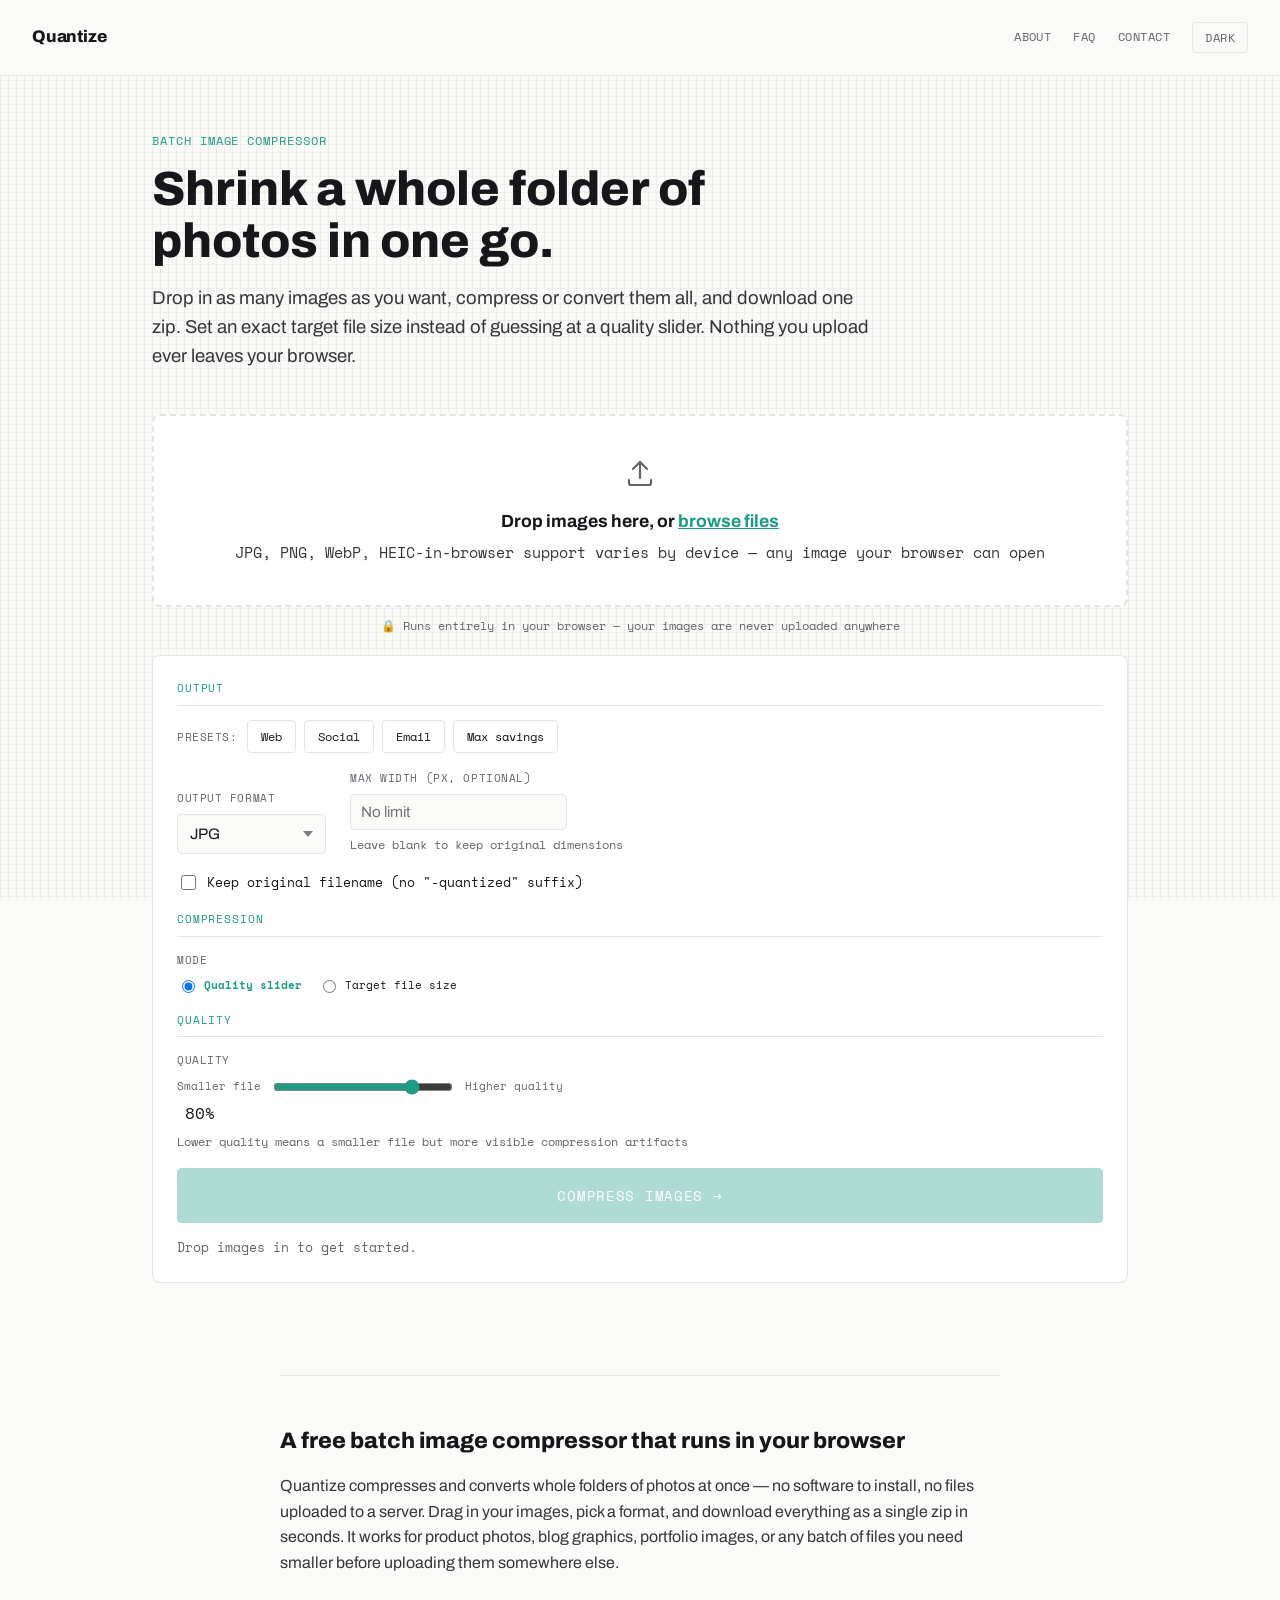
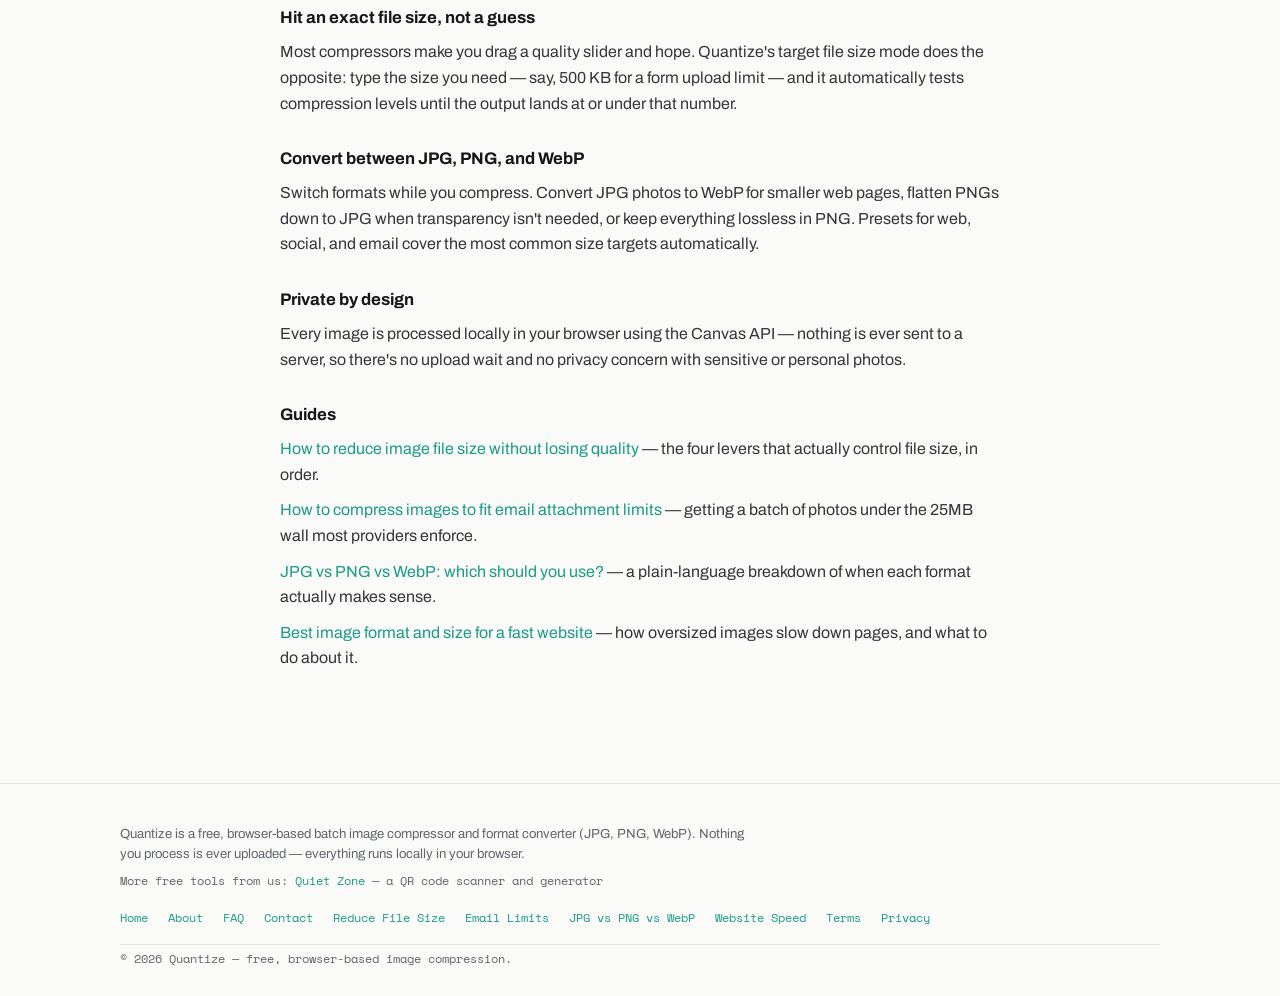
<file: index.html>
<!DOCTYPE html>
<html lang="en">
<head>
<meta charset="UTF-8">
<meta name="viewport" content="width=device-width, initial-scale=1">
<!-- Google tag (gtag.js) -->
<script async src="https://www.googletagmanager.com/gtag/js?id=G-Q3MKYL0ENC"></script>
<script>
  window.dataLayer = window.dataLayer || [];
  function gtag(){dataLayer.push(arguments);}
  gtag('js', new Date());
  gtag('config', 'G-Q3MKYL0ENC');
</script>
<meta name="google-adsense-account" content="ca-pub-8828337552440063">
<script>
(function(){
  try {
    var saved = localStorage.getItem('quantize-theme');
    var theme = saved || (window.matchMedia('(prefers-color-scheme: dark)').matches ? 'dark' : 'light');
    document.documentElement.setAttribute('data-theme', theme);
  } catch (e) {}
})();
</script>
<title>Quantize — Compress, resize, and convert images in bulk</title>
<meta name="description" content="Drop in a batch of images, compress them all, and download one zip. Hit an exact target size, or convert between JPG, WebP, and PNG.">
<meta property="og:type" content="website">
<meta property="og:url" content="https://quantizeapp.com/">
<link rel="canonical" href="https://quantizeapp.com/">
<meta property="og:title" content="Quantize — Compress, resize, and convert images in bulk">
<meta property="og:description" content="Drop in a batch of images, compress them all, and download one zip. Hit an exact target file size automatically, or convert between JPG, WebP, and PNG.">
<meta property="og:image" content="https://quantizeapp.com/quantize-og.png">
<meta property="og:image:width" content="1200">
<meta property="og:image:height" content="630">
<meta property="og:site_name" content="Quantize">
<meta property="og:locale" content="en_US">
<meta name="twitter:card" content="summary_large_image">
<meta name="twitter:title" content="Quantize — Compress, resize, and convert images in bulk">
<meta name="twitter:description" content="Drop in a batch of images, compress them all, and download one zip. Hit an exact target file size automatically, or convert between JPG, WebP, and PNG.">
<meta name="twitter:image" content="https://quantizeapp.com/quantize-og.png">
<meta name="robots" content="index, follow">
<link rel="icon" href="data:image/svg+xml,<svg xmlns='http://www.w3.org/2000/svg' viewBox='0 0 40 40'><rect width='40' height='40' fill='%23FAFAF9'/><rect x='6' y='6' width='12' height='12' fill='%23E4572E'/><rect x='22' y='22' width='12' height='12' fill='%231B9C85'/></svg>">
<link rel="preconnect" href="https://fonts.googleapis.com">
<link href="https://fonts.googleapis.com/css2?family=Archivo:wght@400;700;800&family=Space+Mono:wght@400;700&display=swap" rel="stylesheet">
<link rel="stylesheet" href="quantize-styles.css">
<script type="application/ld+json">
{
  "@context": "https://schema.org",
  "@type": "SoftwareApplication",
  "name": "Quantize",
  "url": "https://quantizeapp.com/",
  "applicationCategory": "MultimediaApplication",
  "operatingSystem": "Any (runs in browser)",
  "description": "A free, browser-based batch image compressor and converter. Drop in a folder of JPG, PNG, or WebP images, compress or convert them all at once, and download a single zip. Includes a target-file-size mode that automatically finds the compression level needed to hit an exact size.",
  "offers": {
    "@type": "Offer",
    "price": "0",
    "priceCurrency": "USD"
  },
  "featureList": [
    "Batch compress and convert JPG, PNG, and WebP images",
    "Target file size mode — automatically hits a chosen KB/MB target",
    "Runs entirely client-side, no uploads to a server",
    "Download results as a single zip"
  ]
}
</script>
</head>
<body>

<header class="nav">
  <a href="index.html" class="wordmark">Quantize</a>
  <nav class="nav-links">
    <a href="quantize-about.html">About</a>
    <a href="quantize-faq.html">FAQ</a>
    <a href="quantize-contact.html">Contact</a>
    <button id="themeToggle" class="theme-toggle" aria-label="Switch to dark theme">Dark</button>
  </nav>
</header>

<main>
  <section class="hero">
    <p class="eyebrow">Batch image compressor</p>
    <h1>Shrink a whole folder of photos in one go.</h1>
    <p class="lead">Drop in as many images as you want, compress or convert them all, and download one zip. Set an exact target file size instead of guessing at a quality slider. Nothing you upload ever leaves your browser.</p>
  </section>

  <section class="tool">
    <div class="drop-zone" id="dropZone" tabindex="0" role="button" aria-label="Drop images here or press Enter to browse files">
      <svg class="upload-icon" width="34" height="34" viewBox="0 0 34 34" fill="none" xmlns="http://www.w3.org/2000/svg" aria-hidden="true">
        <path d="M17 22V6M17 6L10 13M17 6L24 13" stroke="currentColor" stroke-width="2.2" stroke-linecap="round" stroke-linejoin="round"/>
        <path d="M6 24V27C6 28.1046 6.89543 29 8 29H26C27.1046 29 28 28.1046 28 27V24" stroke="currentColor" stroke-width="2.2" stroke-linecap="round" stroke-linejoin="round"/>
      </svg>
      <p class="big" id="dropZoneHeadline">Drop images here, or <span class="browse-link">browse files</span></p>
      <p>JPG, PNG, WebP, HEIC-in-browser support varies by device — any image your browser can open</p>
      <input type="file" id="fileInput" accept="image/*" multiple hidden>
    </div>
    <p class="privacy-badge">🔒 Runs entirely in your browser — your images are never uploaded anywhere</p>
    <p class="upload-error" id="uploadError" hidden></p>

    <div class="preview-bar" id="previewBar">
      <div class="preview-thumbs" id="previewThumbs"></div>
      <p class="preview-count" id="previewCount"></p>
      <span class="upload-confirm" id="uploadConfirm">✓ Added</span>
      <div class="preview-actions">
        <button class="secondary" id="addMoreBtn">+ Add more</button>
        <button class="secondary" id="clearAllBtn">Clear all</button>
      </div>
    </div>

    <div class="controls-card">
      <div class="settings-section">
        <p class="section-label">Output</p>
        <div class="preset-row">
          <span class="preset-label">Presets:</span>
          <button type="button" class="preset-btn" data-preset="web">Web</button>
          <button type="button" class="preset-btn" data-preset="social">Social</button>
          <button type="button" class="preset-btn" data-preset="email">Email</button>
          <button type="button" class="preset-btn" data-preset="max">Max savings</button>
        </div>
        <div class="control-row">
          <div class="control-group">
            <label for="formatSelect">Output format</label>
            <select id="formatSelect">
              <option value="jpeg" selected>JPG</option>
              <option value="webp">WebP</option>
              <option value="png">PNG (lossless)</option>
            </select>
          </div>
          <div class="control-group">
            <label for="maxWidthInput">Max width (px, optional)</label>
            <input type="number" id="maxWidthInput" placeholder="No limit" min="1">
            <span class="field-hint">Leave blank to keep original dimensions</span>
          </div>
        </div>
        <label class="checkbox-row">
          <input type="checkbox" id="keepOriginalNameCheckbox">
          Keep original filename (no "-quantized" suffix)
        </label>
        <p class="png-note" id="pngNote" hidden>PNG is lossless — quality and target-size settings don't apply to it.</p>
      </div>

      <div class="settings-section">
        <p class="section-label">Compression</p>
        <div class="control-row">
          <div class="control-group">
            <label>Mode</label>
            <div class="mode-radios">
              <label><input type="radio" name="mode" value="quality" checked> Quality slider</label>
              <label><input type="radio" name="mode" value="target"> Target file size</label>
            </div>
          </div>
        </div>
      </div>

      <div class="settings-section">
        <p class="section-label" id="qualitySectionLabel">Quality</p>
        <div class="control-row" id="qualityGroup">
          <div class="control-group">
            <label for="qualitySlider">Quality</label>
            <div class="slider-row">
              <span class="slider-endlabel">Smaller file</span>
              <input type="range" id="qualitySlider" min="1" max="100" value="80">
              <span class="slider-endlabel">Higher quality</span>
            </div>
            <span id="qualityValueLabel">80%</span>
            <span class="field-hint">Lower quality means a smaller file but more visible compression artifacts</span>
          </div>
        </div>

        <div class="control-row" id="targetGroup" hidden>
          <div class="control-group">
            <label for="targetSizeInput">Target size</label>
            <div class="target-inputs">
              <input type="number" id="targetSizeInput" placeholder="500" min="1">
              <select id="targetUnitSelect">
                <option value="KB" selected>KB</option>
                <option value="MB">MB</option>
              </select>
            </div>
            <span class="field-hint">An attempted maximum, not a guarantee — already-compressed images may land slightly higher</span>
          </div>
        </div>
      </div>

      <div class="cta-block" id="ctaBlock">
        <div class="estimate-box" id="estimateBox" hidden>
          <span class="estimate-label" id="estimateLabel">Estimate</span>
          <div class="estimate-line">
            <span class="estimate-col">
              <span class="estimate-tag">Original</span>
              <span class="estimate-original" id="estimateOriginal">—</span>
            </span>
            <span class="arrow">→</span>
            <span class="estimate-col">
              <span class="estimate-tag">Output</span>
              <span class="estimate-value" id="estimateValue">—</span>
            </span>
          </div>
          <div class="estimate-savings" id="estimateReduction">—</div>
        </div>
        <div class="action-row">
          <button class="primary cta-big" id="processAllBtn" disabled>Compress images →</button>
        </div>
        <p id="summary">Drop images in to get started.</p>
      </div>

      <div class="progress-wrap" id="progressWrap" hidden>
        <div class="progress-track"><div class="progress-fill" id="progressFill"></div></div>
        <p class="progress-status" id="progressStatusText" aria-live="polite">0 / 0 images</p>
        <p class="progress-file" id="progressFileText"></p>
      </div>

      <div class="results-panel" id="resultsPanel" aria-live="polite">
        <p class="results-status">✓ Compression complete</p>
        <div class="results-hero">
          <span class="results-hero-pct" id="resultsPct">0%</span>
          <span class="results-hero-label" id="resultsHeroLabel">smaller</span>
        </div>
        <p class="results-sizes">
          <span class="results-tag">Original</span>
          <span id="resultsOriginal">0 B</span>
          <span class="arrow">→</span>
          <span class="results-tag">Output</span>
          <span class="accent" id="resultsFinal">0 B</span>
        </p>
        <p class="results-saved" id="resultsSaved" hidden></p>
        <p class="results-note" id="resultsNote" hidden></p>
        <p class="results-meta" id="resultsMeta" hidden></p>
        <p class="results-count" id="resultsCountLine" hidden></p>

        <div class="results-preview" id="resultsPreview" hidden>
          <div class="results-preview-col">
            <img id="resultsBeforeImg" alt="Original">
            <span class="compare-label">Original</span>
          </div>
          <div class="results-preview-col">
            <img id="resultsAfterImg" alt="Compressed">
            <span class="compare-label">Compressed</span>
          </div>
        </div>

        <p class="results-download-summary" id="resultsDownloadSummary" hidden>
          <span id="resultsDownloadSummaryText"></span>
          <button type="button" class="copy-btn" id="copyResultInfoBtn">Copy</button>
        </p>

        <button class="secondary" id="tryLowerQualityBtn" hidden>Try lower quality</button>
        <p class="results-ready" id="resultsReady" hidden><span class="results-ready-badge">✓ <span id="resultsReadyText">Ready to download</span></span></p>
        <button class="primary cta-big results-download-btn" id="downloadZipBtn" disabled>Download image →</button>
        <button class="text-link" id="downloadAnywayBtn" hidden>Download compressed version anyway</button>
        <p class="results-settings-recap" id="resultsSettingsRecap"></p>
        <div class="results-secondary">
          <button class="secondary" id="compressAgainBtn">Adjust &amp; compress again →</button>
          <button class="secondary" id="addMoreResultsBtn">Add more images</button>
        </div>
      </div>
    </div>

    <div class="file-list" id="fileList"></div>
    <button class="secondary" id="fileListToggleBtn" hidden></button>
  </section>

  <section class="seo-content">
    <h2>A free batch image compressor that runs in your browser</h2>
    <p>Quantize compresses and converts whole folders of photos at once — no software to install, no files uploaded to a server. Drag in your images, pick a format, and download everything as a single zip in seconds. It works for product photos, blog graphics, portfolio images, or any batch of files you need smaller before uploading them somewhere else.</p>

    <h3>Hit an exact file size, not a guess</h3>
    <p>Most compressors make you drag a quality slider and hope. Quantize's target file size mode does the opposite: type the size you need — say, 500 KB for a form upload limit — and it automatically tests compression levels until the output lands at or under that number.</p>

    <h3>Convert between JPG, PNG, and WebP</h3>
    <p>Switch formats while you compress. Convert JPG photos to WebP for smaller web pages, flatten PNGs down to JPG when transparency isn't needed, or keep everything lossless in PNG. Presets for web, social, and email cover the most common size targets automatically.</p>

    <h3>Private by design</h3>
    <p>Every image is processed locally in your browser using the Canvas API — nothing is ever sent to a server, so there's no upload wait and no privacy concern with sensitive or personal photos.</p>

    <h3>Guides</h3>
    <p><a href="quantize-guide-reduce-file-size.html">How to reduce image file size without losing quality</a> — the four levers that actually control file size, in order.</p>
    <p><a href="quantize-guide-email-attachments.html">How to compress images to fit email attachment limits</a> — getting a batch of photos under the 25MB wall most providers enforce.</p>
    <p><a href="quantize-guide-jpg-vs-png-vs-webp.html">JPG vs PNG vs WebP: which should you use?</a> — a plain-language breakdown of when each format actually makes sense.</p>
    <p><a href="quantize-guide-website-image-speed.html">Best image format and size for a fast website</a> — how oversized images slow down pages, and what to do about it.</p>
  </section>
</main>

<div class="lightbox" id="lightbox" hidden>
  <button class="lightbox-close" id="lightboxClose" aria-label="Close preview">×</button>
  <img id="lightboxImg" alt="Full-size preview">
</div>

<footer>
  <div class="foot-inner">
    <div class="foot-main">
      <p class="foot-about">Quantize is a free, browser-based batch image compressor and format converter (JPG, PNG, WebP). Nothing you process is ever uploaded — everything runs locally in your browser.</p>
      <p class="network-links">More free tools from us: <a href="https://usequietzone.com">Quiet Zone</a> — a QR code scanner and generator</p>
    </div>
    <nav aria-label="Footer">
      <a href="index.html">Home</a>
      <a href="quantize-about.html">About</a>
      <a href="quantize-faq.html">FAQ</a>
      <a href="quantize-contact.html">Contact</a>
      <a href="quantize-guide-reduce-file-size.html">Reduce File Size</a>
      <a href="quantize-guide-email-attachments.html">Email Limits</a>
      <a href="quantize-guide-jpg-vs-png-vs-webp.html">JPG vs PNG vs WebP</a>
      <a href="quantize-guide-website-image-speed.html">Website Speed</a>
      <a href="quantize-terms.html">Terms</a>
      <a href="quantize-privacy.html">Privacy</a>
    </nav>
    <p class="foot-copy">© 2026 Quantize — free, browser-based image compression.</p>
  </div>
</footer>

<script src="quantize-app.js"></script>
<script src="quantize-theme.js"></script>
</body>
</html>
</file>
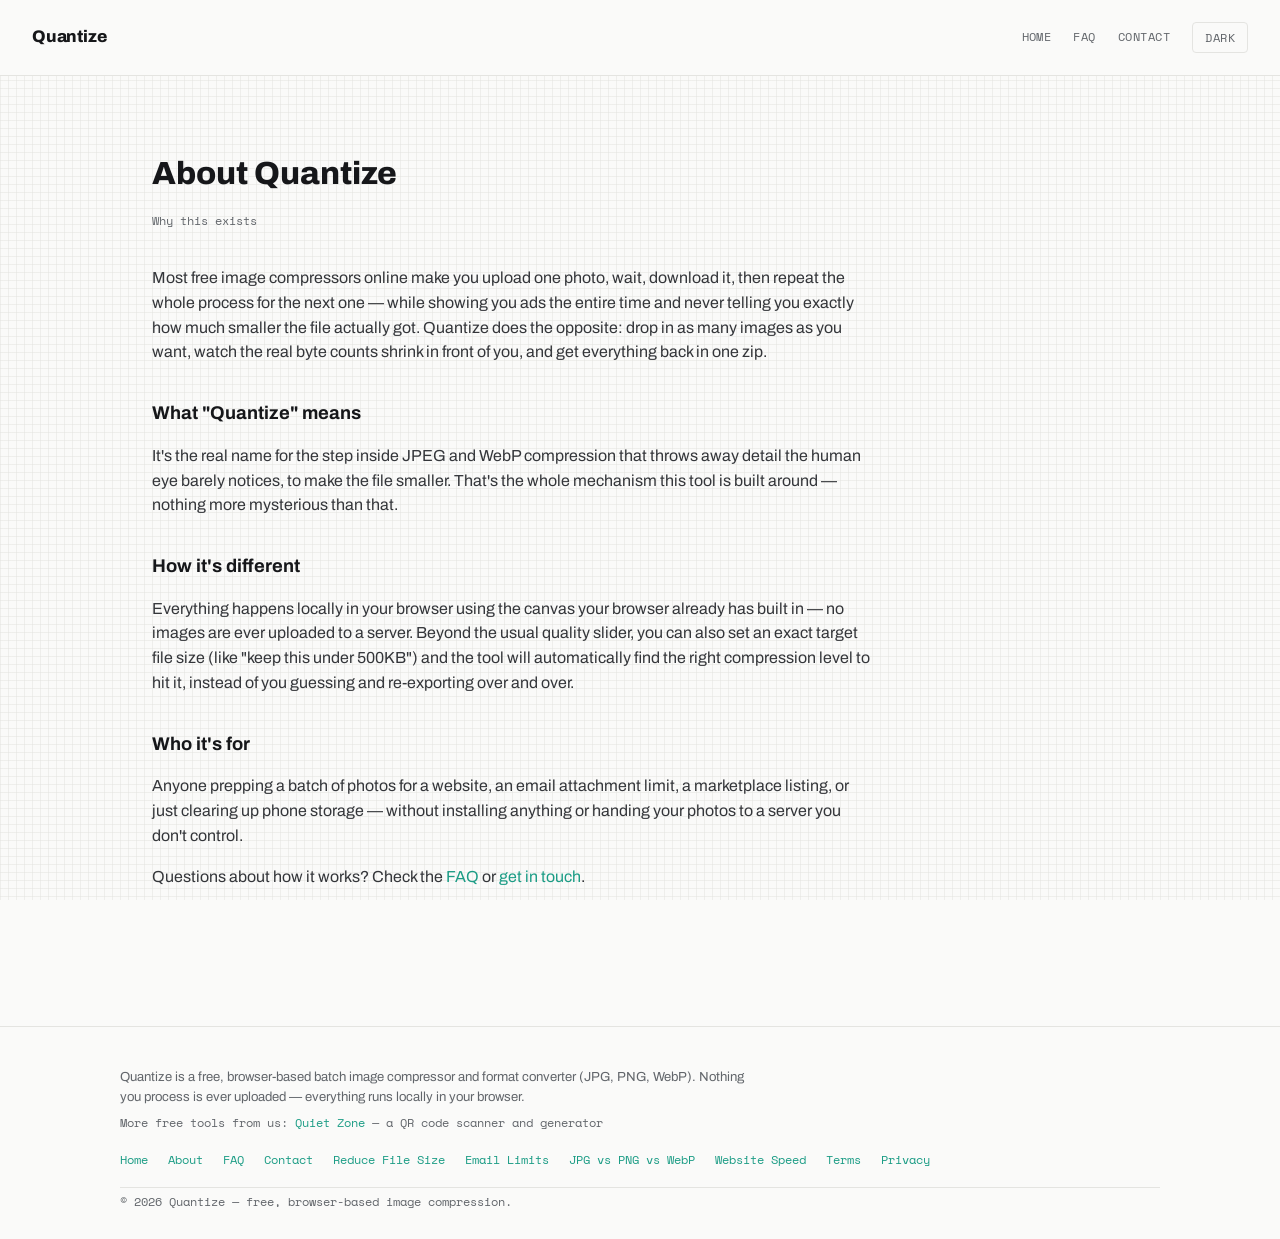
<file: quantize-about.html>
<!DOCTYPE html>
<html lang="en">
<head>
<meta charset="UTF-8">
<meta name="viewport" content="width=device-width, initial-scale=1">
<!-- Google tag (gtag.js) -->
<script async src="https://www.googletagmanager.com/gtag/js?id=G-Q3MKYL0ENC"></script>
<script>
  window.dataLayer = window.dataLayer || [];
  function gtag(){dataLayer.push(arguments);}
  gtag('js', new Date());
  gtag('config', 'G-Q3MKYL0ENC');
</script>
<meta name="google-adsense-account" content="ca-pub-8828337552440063">
<script>
(function(){
  try {
    var saved = localStorage.getItem('quantize-theme');
    var theme = saved || (window.matchMedia('(prefers-color-scheme: dark)').matches ? 'dark' : 'light');
    document.documentElement.setAttribute('data-theme', theme);
  } catch (e) {}
})();
</script>
<title>About — Quantize</title>
<meta name="description" content="Why Quantize exists: a batch image compressor that runs entirely in your browser, with an exact target-size mode.">
<meta property="og:type" content="website">
<meta property="og:url" content="https://quantizeapp.com/quantize-about.html">
<link rel="canonical" href="https://quantizeapp.com/quantize-about.html">
<meta property="og:title" content="About — Quantize">
<meta property="og:description" content="Why Quantize exists: a batch image compressor that runs entirely in your browser, with an exact target-size mode.">
<meta property="og:image" content="https://quantizeapp.com/quantize-og.png">
<meta property="og:site_name" content="Quantize">
<meta property="og:locale" content="en_US">
<meta name="twitter:card" content="summary_large_image">
<meta name="twitter:title" content="About — Quantize">
<meta name="twitter:description" content="Why Quantize exists: a batch image compressor that runs entirely in your browser, with an exact target-size mode.">
<meta name="twitter:image" content="https://quantizeapp.com/quantize-og.png">
<meta name="robots" content="index, follow">
<link rel="preconnect" href="https://fonts.googleapis.com">
<link href="https://fonts.googleapis.com/css2?family=Archivo:wght@400;700;800&family=Space+Mono:wght@400;700&display=swap" rel="stylesheet">
<link rel="stylesheet" href="quantize-styles.css">
</head>
<body>

<header class="nav">
  <a href="index.html" class="wordmark">Quantize</a>
  <nav class="nav-links">
    <a href="index.html">Home</a>
    <a href="quantize-faq.html">FAQ</a>
    <a href="quantize-contact.html">Contact</a>
    <button id="themeToggle" class="theme-toggle" aria-label="Switch to dark theme">Dark</button>
  </nav>
</header>

<main>
  <div class="legal">
    <h1>About Quantize</h1>
    <p class="updated">Why this exists</p>

    <p>Most free image compressors online make you upload one photo, wait, download it, then repeat the whole process for the next one — while showing you ads the entire time and never telling you exactly how much smaller the file actually got. Quantize does the opposite: drop in as many images as you want, watch the real byte counts shrink in front of you, and get everything back in one zip.</p>

    <h2>What "Quantize" means</h2>
    <p>It's the real name for the step inside JPEG and WebP compression that throws away detail the human eye barely notices, to make the file smaller. That's the whole mechanism this tool is built around — nothing more mysterious than that.</p>

    <h2>How it's different</h2>
    <p>Everything happens locally in your browser using the canvas your browser already has built in — no images are ever uploaded to a server. Beyond the usual quality slider, you can also set an exact target file size (like "keep this under 500KB") and the tool will automatically find the right compression level to hit it, instead of you guessing and re-exporting over and over.</p>

    <h2>Who it's for</h2>
    <p>Anyone prepping a batch of photos for a website, an email attachment limit, a marketplace listing, or just clearing up phone storage — without installing anything or handing your photos to a server you don't control.</p>

    <p>Questions about how it works? Check the <a href="quantize-faq.html">FAQ</a> or <a href="quantize-contact.html">get in touch</a>.</p>
  </div>
</main>

<footer>
  <div class="foot-inner">
    <div class="foot-main">
      <p class="foot-about">Quantize is a free, browser-based batch image compressor and format converter (JPG, PNG, WebP). Nothing you process is ever uploaded — everything runs locally in your browser.</p>
      <p class="network-links">More free tools from us: <a href="https://usequietzone.com">Quiet Zone</a> — a QR code scanner and generator</p>
    </div>
    <nav aria-label="Footer">
      <a href="index.html">Home</a>
      <a href="quantize-about.html">About</a>
      <a href="quantize-faq.html">FAQ</a>
      <a href="quantize-contact.html">Contact</a>
      <a href="quantize-guide-reduce-file-size.html">Reduce File Size</a>
      <a href="quantize-guide-email-attachments.html">Email Limits</a>
      <a href="quantize-guide-jpg-vs-png-vs-webp.html">JPG vs PNG vs WebP</a>
      <a href="quantize-guide-website-image-speed.html">Website Speed</a>
      <a href="quantize-terms.html">Terms</a>
      <a href="quantize-privacy.html">Privacy</a>
    </nav>
    <p class="foot-copy">© 2026 Quantize — free, browser-based image compression.</p>
  </div>
</footer>

<script src="quantize-theme.js"></script>
</body>
</html>
</file>
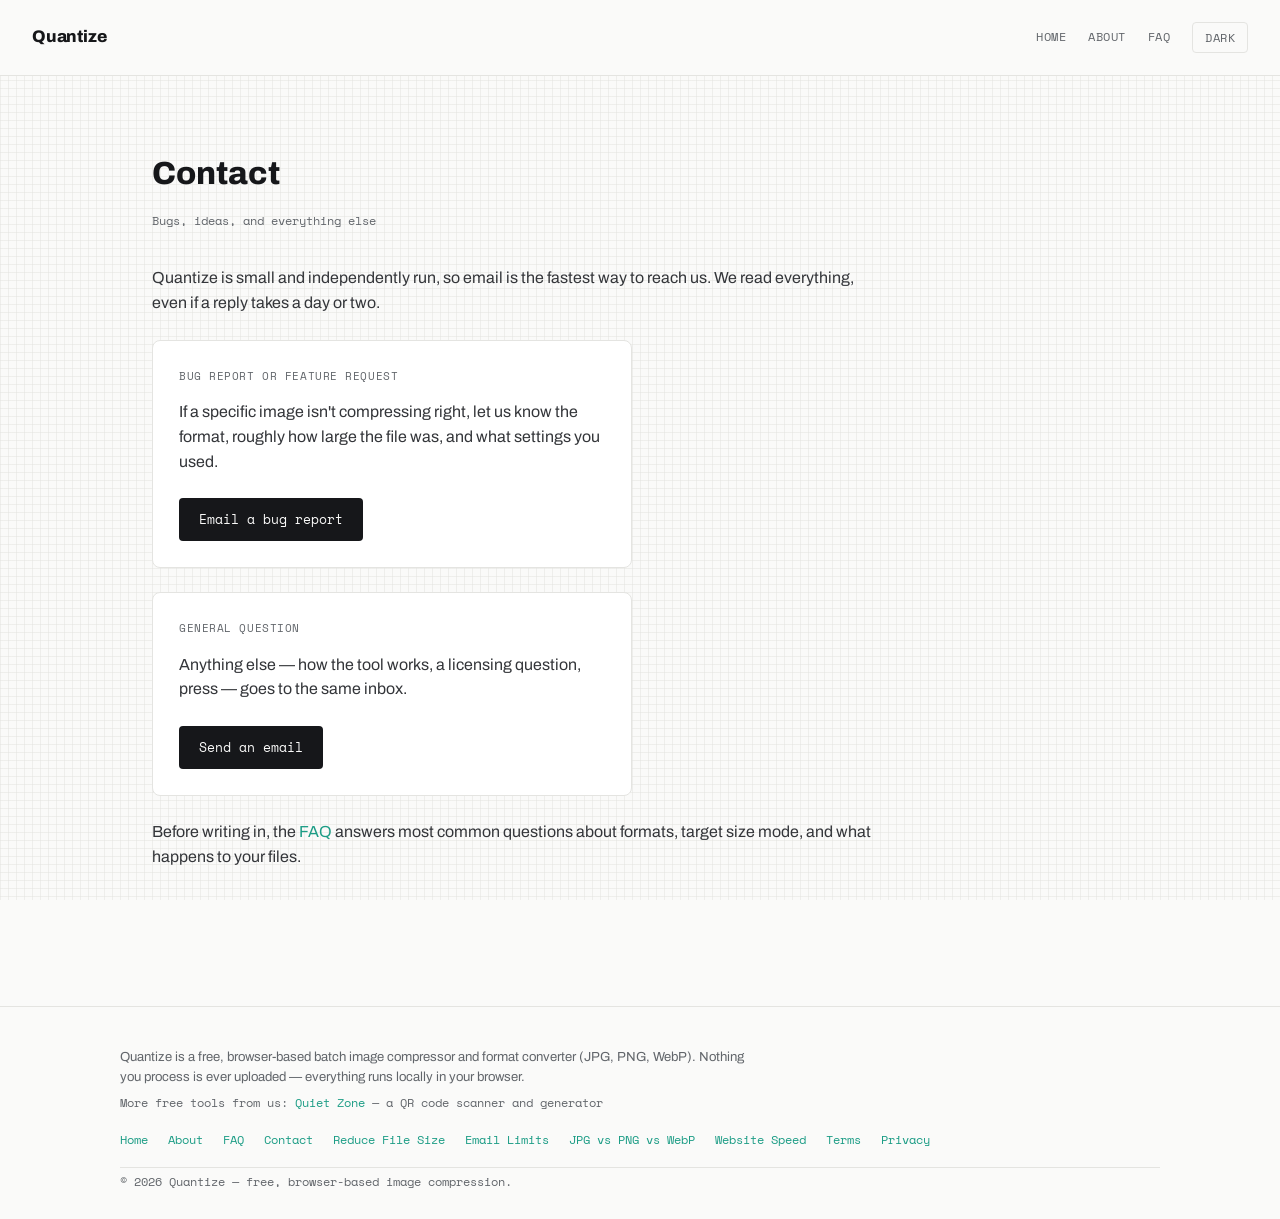
<file: quantize-contact.html>
<!DOCTYPE html>
<html lang="en">
<head>
<meta charset="UTF-8">
<meta name="viewport" content="width=device-width, initial-scale=1">
<!-- Google tag (gtag.js) -->
<script async src="https://www.googletagmanager.com/gtag/js?id=G-Q3MKYL0ENC"></script>
<script>
  window.dataLayer = window.dataLayer || [];
  function gtag(){dataLayer.push(arguments);}
  gtag('js', new Date());
  gtag('config', 'G-Q3MKYL0ENC');
</script>
<meta name="google-adsense-account" content="ca-pub-8828337552440063">
<script>
(function(){
  try {
    var saved = localStorage.getItem('quantize-theme');
    var theme = saved || (window.matchMedia('(prefers-color-scheme: dark)').matches ? 'dark' : 'light');
    document.documentElement.setAttribute('data-theme', theme);
  } catch (e) {}
})();
</script>
<title>Contact — Quantize</title>
<meta name="description" content="Get in touch with Quantize for bug reports, feature requests, or general questions.">
<meta property="og:type" content="website">
<meta property="og:url" content="https://quantizeapp.com/quantize-contact.html">
<link rel="canonical" href="https://quantizeapp.com/quantize-contact.html">
<meta property="og:title" content="Contact — Quantize">
<meta property="og:description" content="Get in touch with Quantize for bug reports, feature requests, or general questions.">
<meta property="og:image" content="https://quantizeapp.com/quantize-og.png">
<meta property="og:site_name" content="Quantize">
<meta property="og:locale" content="en_US">
<meta name="twitter:card" content="summary_large_image">
<meta name="twitter:title" content="Contact — Quantize">
<meta name="twitter:description" content="Get in touch with Quantize for bug reports, feature requests, or general questions.">
<meta name="twitter:image" content="https://quantizeapp.com/quantize-og.png">
<meta name="robots" content="index, follow">
<link rel="preconnect" href="https://fonts.googleapis.com">
<link href="https://fonts.googleapis.com/css2?family=Archivo:wght@400;700;800&family=Space+Mono:wght@400;700&display=swap" rel="stylesheet">
<link rel="stylesheet" href="quantize-styles.css">
</head>
<body>

<header class="nav">
  <a href="index.html" class="wordmark">Quantize</a>
  <nav class="nav-links">
    <a href="index.html">Home</a>
    <a href="quantize-about.html">About</a>
    <a href="quantize-faq.html">FAQ</a>
    <button id="themeToggle" class="theme-toggle" aria-label="Switch to dark theme">Dark</button>
  </nav>
</header>

<main>
  <div class="legal">
    <h1>Contact</h1>
    <p class="updated">Bugs, ideas, and everything else</p>

    <p>Quantize is small and independently run, so email is the fastest way to reach us. We read everything, even if a reply takes a day or two.</p>

    <div class="contact-card">
      <p class="kind">Bug report or feature request</p>
      <p>If a specific image isn't compressing right, let us know the format, roughly how large the file was, and what settings you used.</p>
      <a class="mail-btn" href="mailto:hello@quantizeapp.io?subject=Bug%20report">Email a bug report</a>
    </div>

    <div class="contact-card">
      <p class="kind">General question</p>
      <p>Anything else — how the tool works, a licensing question, press — goes to the same inbox.</p>
      <a class="mail-btn" href="mailto:hello@quantizeapp.io">Send an email</a>
    </div>

    <p>Before writing in, the <a href="quantize-faq.html">FAQ</a> answers most common questions about formats, target size mode, and what happens to your files.</p>
  </div>
</main>

<footer>
  <div class="foot-inner">
    <div class="foot-main">
      <p class="foot-about">Quantize is a free, browser-based batch image compressor and format converter (JPG, PNG, WebP). Nothing you process is ever uploaded — everything runs locally in your browser.</p>
      <p class="network-links">More free tools from us: <a href="https://usequietzone.com">Quiet Zone</a> — a QR code scanner and generator</p>
    </div>
    <nav aria-label="Footer">
      <a href="index.html">Home</a>
      <a href="quantize-about.html">About</a>
      <a href="quantize-faq.html">FAQ</a>
      <a href="quantize-contact.html">Contact</a>
      <a href="quantize-guide-reduce-file-size.html">Reduce File Size</a>
      <a href="quantize-guide-email-attachments.html">Email Limits</a>
      <a href="quantize-guide-jpg-vs-png-vs-webp.html">JPG vs PNG vs WebP</a>
      <a href="quantize-guide-website-image-speed.html">Website Speed</a>
      <a href="quantize-terms.html">Terms</a>
      <a href="quantize-privacy.html">Privacy</a>
    </nav>
    <p class="foot-copy">© 2026 Quantize — free, browser-based image compression.</p>
  </div>
</footer>

<script src="quantize-theme.js"></script>
</body>
</html>
</file>
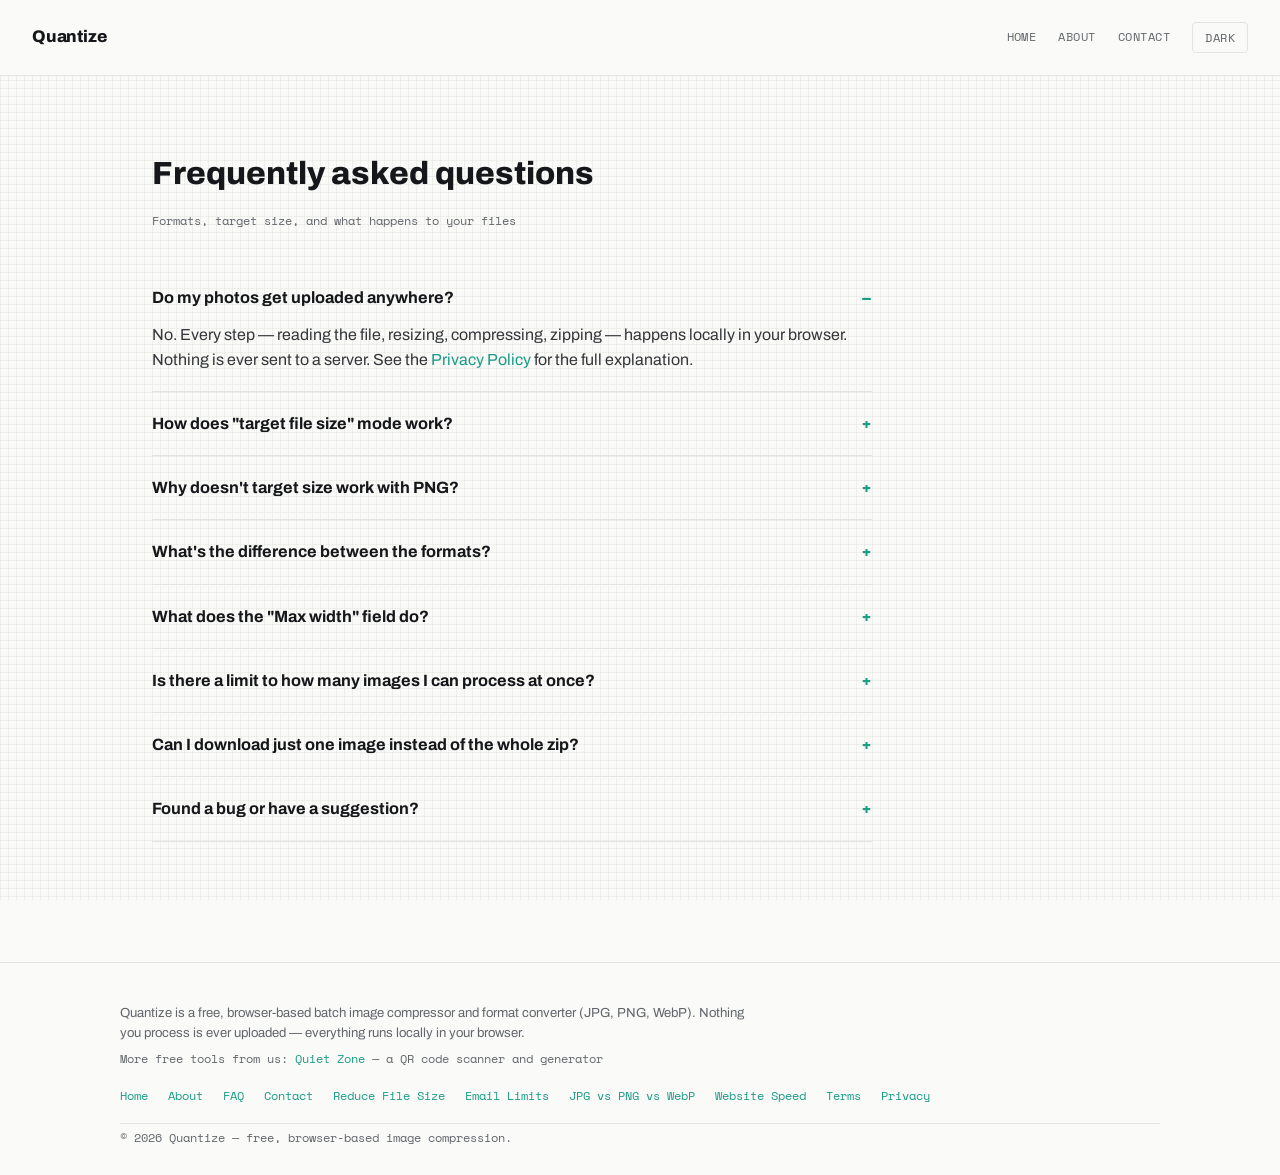
<file: quantize-faq.html>
<!DOCTYPE html>
<html lang="en">
<head>
<meta charset="UTF-8">
<meta name="viewport" content="width=device-width, initial-scale=1">
<!-- Google tag (gtag.js) -->
<script async src="https://www.googletagmanager.com/gtag/js?id=G-Q3MKYL0ENC"></script>
<script>
  window.dataLayer = window.dataLayer || [];
  function gtag(){dataLayer.push(arguments);}
  gtag('js', new Date());
  gtag('config', 'G-Q3MKYL0ENC');
</script>
<meta name="google-adsense-account" content="ca-pub-8828337552440063">
<script>
(function(){
  try {
    var saved = localStorage.getItem('quantize-theme');
    var theme = saved || (window.matchMedia('(prefers-color-scheme: dark)').matches ? 'dark' : 'light');
    document.documentElement.setAttribute('data-theme', theme);
  } catch (e) {}
})();
</script>
<title>FAQ — Quantize</title>
<meta name="description" content="Answers about batch compression, target file size mode, formats, and what happens to your photos.">
<meta property="og:type" content="website">
<meta property="og:url" content="https://quantizeapp.com/quantize-faq.html">
<link rel="canonical" href="https://quantizeapp.com/quantize-faq.html">
<meta property="og:title" content="FAQ — Quantize">
<meta property="og:description" content="Answers about batch compression, target file size mode, formats, and what happens to your photos.">
<meta property="og:image" content="https://quantizeapp.com/quantize-og.png">
<meta property="og:site_name" content="Quantize">
<meta property="og:locale" content="en_US">
<meta name="twitter:card" content="summary_large_image">
<meta name="twitter:title" content="FAQ — Quantize">
<meta name="twitter:description" content="Answers about batch compression, target file size mode, formats, and what happens to your photos.">
<meta name="twitter:image" content="https://quantizeapp.com/quantize-og.png">
<meta name="robots" content="index, follow">
<link rel="preconnect" href="https://fonts.googleapis.com">
<link href="https://fonts.googleapis.com/css2?family=Archivo:wght@400;700;800&family=Space+Mono:wght@400;700&display=swap" rel="stylesheet">
<link rel="stylesheet" href="quantize-styles.css">
<script type="application/ld+json">
{
  "@context": "https://schema.org",
  "@type": "FAQPage",
  "mainEntity": [
    {
      "@type": "Question",
      "name": "Do my photos get uploaded anywhere?",
      "acceptedAnswer": { "@type": "Answer", "text": "No. Every step — reading the file, resizing, compressing, zipping — happens locally in your browser. Nothing is ever sent to a server." }
    },
    {
      "@type": "Question",
      "name": "How does target file size mode work?",
      "acceptedAnswer": { "@type": "Answer", "text": "You type in a size like 500 KB and Quantize automatically tests different compression levels until it finds one that lands at or just under that size." }
    },
    {
      "@type": "Question",
      "name": "Why doesn't target size work with PNG?",
      "acceptedAnswer": { "@type": "Answer", "text": "PNG is a lossless format with no quality setting to adjust, so there's no compression level to search through. Try WebP for a smaller file at similar quality." }
    },
    {
      "@type": "Question",
      "name": "What's the difference between JPG, PNG, and WebP?",
      "acceptedAnswer": { "@type": "Answer", "text": "JPG is the most compatible and compresses photos well but has no transparency. PNG is lossless with transparency but larger for photos. WebP usually gives the smallest file for a given quality and supports transparency." }
    },
    {
      "@type": "Question",
      "name": "What does the Max width field do?",
      "acceptedAnswer": { "@type": "Answer", "text": "Any image wider than that value gets scaled down proportionally before compression, which is often the single biggest lever for reducing file size." }
    },
    {
      "@type": "Question",
      "name": "Is there a limit to how many images I can process at once?",
      "acceptedAnswer": { "@type": "Answer", "text": "No hard limit, but very large batches take longer since everything is processed on your device rather than a server." }
    },
    {
      "@type": "Question",
      "name": "Can I download just one image instead of the whole zip?",
      "acceptedAnswer": { "@type": "Answer", "text": "Yes — every processed image has its own Download button in the file list, in addition to the Download all zip option." }
    }
  ]
}
</script>
</head>
<body>

<header class="nav">
  <a href="index.html" class="wordmark">Quantize</a>
  <nav class="nav-links">
    <a href="index.html">Home</a>
    <a href="quantize-about.html">About</a>
    <a href="quantize-contact.html">Contact</a>
    <button id="themeToggle" class="theme-toggle" aria-label="Switch to dark theme">Dark</button>
  </nav>
</header>

<main>
  <div class="legal">
    <h1>Frequently asked questions</h1>
    <p class="updated">Formats, target size, and what happens to your files</p>

    <details class="faq-item" open>
      <summary>Do my photos get uploaded anywhere?</summary>
      <p>No. Every step — reading the file, resizing, compressing, zipping — happens locally in your browser. Nothing is ever sent to a server. See the <a href="quantize-privacy.html">Privacy Policy</a> for the full explanation.</p>
    </details>

    <details class="faq-item">
      <summary>How does "target file size" mode work?</summary>
      <p>Instead of picking a quality percentage and hoping, you type in a size like "500 KB" and Quantize automatically tests different compression levels until it finds one that lands at or just under that size. It's the same manual trial-and-error you'd otherwise do by hand, just automated.</p>
    </details>

    <details class="faq-item">
      <summary>Why doesn't target size work with PNG?</summary>
      <p>PNG is a lossless format — it doesn't have a quality setting to adjust, so there's no compression level to search through. For PNG, file size depends mainly on the image's resolution and complexity. If you need a specific file size with PNG-like quality, try WebP instead, which supports both lossless and lossy modes at a much smaller size.</p>
    </details>

    <details class="faq-item">
      <summary>What's the difference between the formats?</summary>
      <p>JPG is the most universally compatible and compresses photos well, but doesn't support transparency. PNG is lossless and supports transparency, but produces larger files for photos. WebP usually gives the smallest file size for a given quality level and supports transparency, but very old software occasionally doesn't support it.</p>
    </details>

    <details class="faq-item">
      <summary>What does the "Max width" field do?</summary>
      <p>If set, any image wider than that value gets scaled down proportionally before compression. This is often the single biggest lever for reducing file size — a smaller image compresses to a much smaller file than a large one, even at the same quality setting.</p>
    </details>

    <details class="faq-item">
      <summary>Is there a limit to how many images I can process at once?</summary>
      <p>No hard limit, but very large batches or very large individual photos will take longer since everything is processed on your device rather than a server. If your browser feels sluggish with a big batch, try processing in smaller groups.</p>
    </details>

    <details class="faq-item">
      <summary>Can I download just one image instead of the whole zip?</summary>
      <p>Yes — every processed image has its own "Download" button in the file list, in addition to the "Download all" zip option.</p>
    </details>

    <details class="faq-item">
      <summary>Found a bug or have a suggestion?</summary>
      <p>See the <a href="quantize-contact.html">Contact</a> page for the fastest way to reach us.</p>
    </details>
  </div>
</main>

<footer>
  <div class="foot-inner">
    <div class="foot-main">
      <p class="foot-about">Quantize is a free, browser-based batch image compressor and format converter (JPG, PNG, WebP). Nothing you process is ever uploaded — everything runs locally in your browser.</p>
      <p class="network-links">More free tools from us: <a href="https://usequietzone.com">Quiet Zone</a> — a QR code scanner and generator</p>
    </div>
    <nav aria-label="Footer">
      <a href="index.html">Home</a>
      <a href="quantize-about.html">About</a>
      <a href="quantize-faq.html">FAQ</a>
      <a href="quantize-contact.html">Contact</a>
      <a href="quantize-guide-reduce-file-size.html">Reduce File Size</a>
      <a href="quantize-guide-email-attachments.html">Email Limits</a>
      <a href="quantize-guide-jpg-vs-png-vs-webp.html">JPG vs PNG vs WebP</a>
      <a href="quantize-guide-website-image-speed.html">Website Speed</a>
      <a href="quantize-terms.html">Terms</a>
      <a href="quantize-privacy.html">Privacy</a>
    </nav>
    <p class="foot-copy">© 2026 Quantize — free, browser-based image compression.</p>
  </div>
</footer>

<script src="quantize-theme.js"></script>
</body>
</html>
</file>
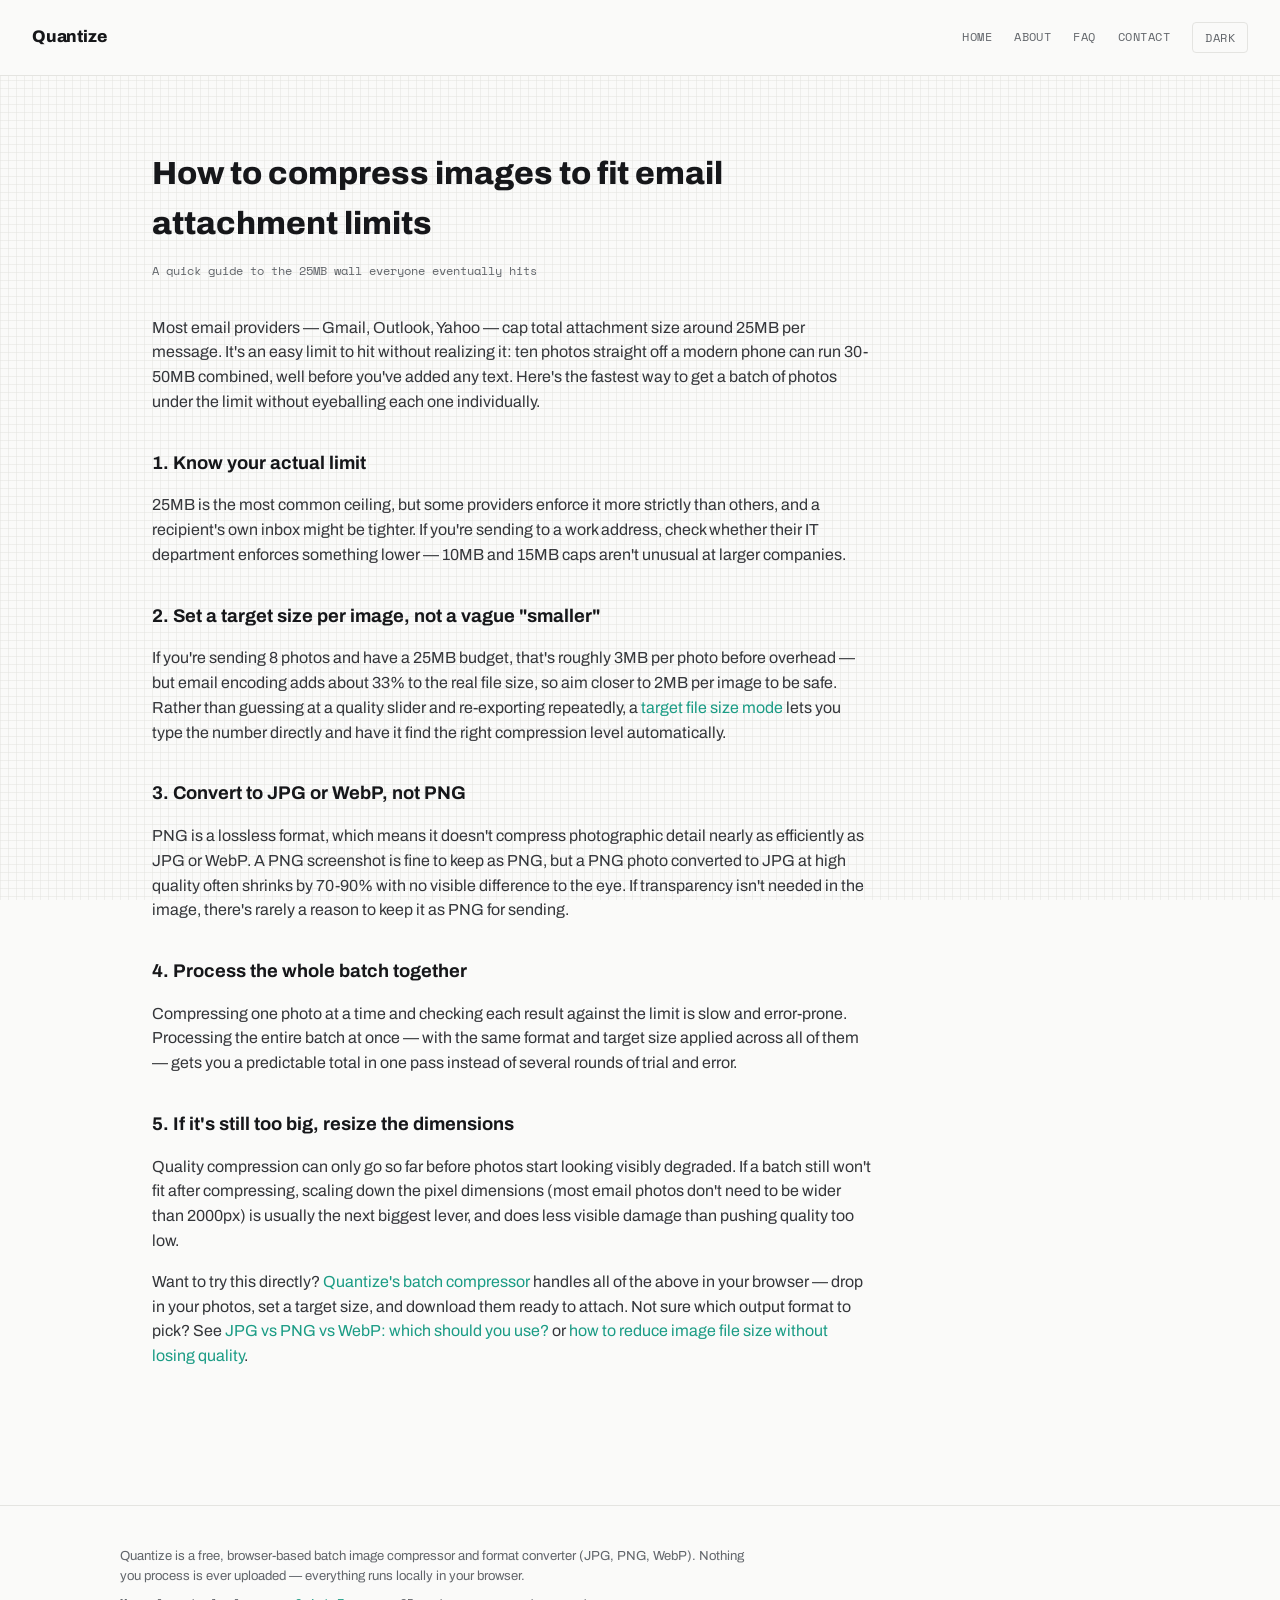
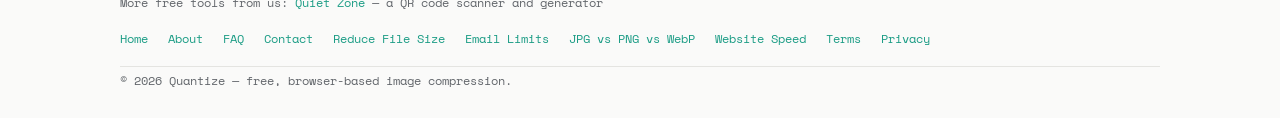
<file: quantize-guide-email-attachments.html>
<!DOCTYPE html>
<html lang="en">
<head>
<meta charset="UTF-8">
<meta name="viewport" content="width=device-width, initial-scale=1">
<!-- Google tag (gtag.js) -->
<script async src="https://www.googletagmanager.com/gtag/js?id=G-Q3MKYL0ENC"></script>
<script>
  window.dataLayer = window.dataLayer || [];
  function gtag(){dataLayer.push(arguments);}
  gtag('js', new Date());
  gtag('config', 'G-Q3MKYL0ENC');
</script>
<meta name="google-adsense-account" content="ca-pub-8828337552440063">
<script>
(function(){
  try {
    var saved = localStorage.getItem('quantize-theme');
    var theme = saved || (window.matchMedia('(prefers-color-scheme: dark)').matches ? 'dark' : 'light');
    document.documentElement.setAttribute('data-theme', theme);
  } catch (e) {}
})();
</script>
<title>Compress Images for Email Attachment Limits — Quantize</title>
<meta name="description" content="Gmail, Outlook, and most providers cap attachments around 25MB. Here's how to get a batch of photos under that limit without losing quality.">
<meta property="og:type" content="article">
<meta property="og:url" content="https://quantizeapp.com/quantize-guide-email-attachments.html">
<link rel="canonical" href="https://quantizeapp.com/quantize-guide-email-attachments.html">
<meta property="og:title" content="How to Compress Images to Fit Email Attachment Limits">
<meta property="og:description" content="Gmail, Outlook, and most providers cap attachments around 25MB. Here's how to get a batch of photos under that limit without losing noticeable quality, in one pass.">
<meta property="og:image" content="https://quantizeapp.com/quantize-og.png">
<meta property="og:site_name" content="Quantize">
<meta property="og:locale" content="en_US">
<meta name="twitter:card" content="summary_large_image">
<meta name="twitter:title" content="How to Compress Images to Fit Email Attachment Limits">
<meta name="twitter:description" content="Gmail, Outlook, and most providers cap attachments around 25MB. Here's how to get a batch of photos under that limit without losing noticeable quality, in one pass.">
<meta name="twitter:image" content="https://quantizeapp.com/quantize-og.png">
<meta name="robots" content="index, follow">
<link rel="preconnect" href="https://fonts.googleapis.com">
<link href="https://fonts.googleapis.com/css2?family=Archivo:wght@400;700;800&family=Space+Mono:wght@400;700&display=swap" rel="stylesheet">
<link rel="stylesheet" href="quantize-styles.css">
<script type="application/ld+json">
{
  "@context": "https://schema.org",
  "@type": "HowTo",
  "name": "How to compress images to fit email attachment limits",
  "description": "Steps to shrink a batch of photos so they fit under Gmail, Outlook, and other providers' attachment size limits.",
  "step": [
    { "@type": "HowToStep", "name": "Know your limit", "text": "Most providers cap attachments around 25MB total, sometimes lower for the recipient's inbox. Check the exact limit if you're unsure." },
    { "@type": "HowToStep", "name": "Set a target size per image", "text": "Divide your limit by the number of photos, then subtract a margin for email overhead. Use a target file size mode to hit that number exactly." },
    { "@type": "HowToStep", "name": "Choose a web-friendly format", "text": "Convert to JPG or WebP rather than keeping PNG, since PNG doesn't compress photos as efficiently." },
    { "@type": "HowToStep", "name": "Compress the whole batch at once", "text": "Process every photo together instead of one at a time so the total fits the limit, not just each individual file." }
  ]
}
</script>
</head>
<body>

<header class="nav">
  <a href="index.html" class="wordmark">Quantize</a>
  <nav class="nav-links">
    <a href="index.html">Home</a>
    <a href="quantize-about.html">About</a>
    <a href="quantize-faq.html">FAQ</a>
    <a href="quantize-contact.html">Contact</a>
    <button id="themeToggle" class="theme-toggle" aria-label="Switch to dark theme">Dark</button>
  </nav>
</header>

<main>
  <div class="legal">
    <h1>How to compress images to fit email attachment limits</h1>
    <p class="updated">A quick guide to the 25MB wall everyone eventually hits</p>

    <p>Most email providers — Gmail, Outlook, Yahoo — cap total attachment size around 25MB per message. It's an easy limit to hit without realizing it: ten photos straight off a modern phone can run 30-50MB combined, well before you've added any text. Here's the fastest way to get a batch of photos under the limit without eyeballing each one individually.</p>

    <h2>1. Know your actual limit</h2>
    <p>25MB is the most common ceiling, but some providers enforce it more strictly than others, and a recipient's own inbox might be tighter. If you're sending to a work address, check whether their IT department enforces something lower — 10MB and 15MB caps aren't unusual at larger companies.</p>

    <h2>2. Set a target size per image, not a vague "smaller"</h2>
    <p>If you're sending 8 photos and have a 25MB budget, that's roughly 3MB per photo before overhead — but email encoding adds about 33% to the real file size, so aim closer to 2MB per image to be safe. Rather than guessing at a quality slider and re-exporting repeatedly, a <a href="index.html">target file size mode</a> lets you type the number directly and have it find the right compression level automatically.</p>

    <h2>3. Convert to JPG or WebP, not PNG</h2>
    <p>PNG is a lossless format, which means it doesn't compress photographic detail nearly as efficiently as JPG or WebP. A PNG screenshot is fine to keep as PNG, but a PNG photo converted to JPG at high quality often shrinks by 70-90% with no visible difference to the eye. If transparency isn't needed in the image, there's rarely a reason to keep it as PNG for sending.</p>

    <h2>4. Process the whole batch together</h2>
    <p>Compressing one photo at a time and checking each result against the limit is slow and error-prone. Processing the entire batch at once — with the same format and target size applied across all of them — gets you a predictable total in one pass instead of several rounds of trial and error.</p>

    <h2>5. If it's still too big, resize the dimensions</h2>
    <p>Quality compression can only go so far before photos start looking visibly degraded. If a batch still won't fit after compressing, scaling down the pixel dimensions (most email photos don't need to be wider than 2000px) is usually the next biggest lever, and does less visible damage than pushing quality too low.</p>

    <p>Want to try this directly? <a href="index.html">Quantize's batch compressor</a> handles all of the above in your browser — drop in your photos, set a target size, and download them ready to attach. Not sure which output format to pick? See <a href="quantize-guide-jpg-vs-png-vs-webp.html">JPG vs PNG vs WebP: which should you use?</a> or <a href="quantize-guide-reduce-file-size.html">how to reduce image file size without losing quality</a>.</p>
  </div>
</main>

<footer>
  <div class="foot-inner">
    <div class="foot-main">
      <p class="foot-about">Quantize is a free, browser-based batch image compressor and format converter (JPG, PNG, WebP). Nothing you process is ever uploaded — everything runs locally in your browser.</p>
      <p class="network-links">More free tools from us: <a href="https://usequietzone.com">Quiet Zone</a> — a QR code scanner and generator</p>
    </div>
    <nav aria-label="Footer">
      <a href="index.html">Home</a>
      <a href="quantize-about.html">About</a>
      <a href="quantize-faq.html">FAQ</a>
      <a href="quantize-contact.html">Contact</a>
      <a href="quantize-guide-reduce-file-size.html">Reduce File Size</a>
      <a href="quantize-guide-email-attachments.html">Email Limits</a>
      <a href="quantize-guide-jpg-vs-png-vs-webp.html">JPG vs PNG vs WebP</a>
      <a href="quantize-guide-website-image-speed.html">Website Speed</a>
      <a href="quantize-terms.html">Terms</a>
      <a href="quantize-privacy.html">Privacy</a>
    </nav>
    <p class="foot-copy">© 2026 Quantize — free, browser-based image compression.</p>
  </div>
</footer>

<script src="quantize-theme.js"></script>
</body>
</html>
</file>
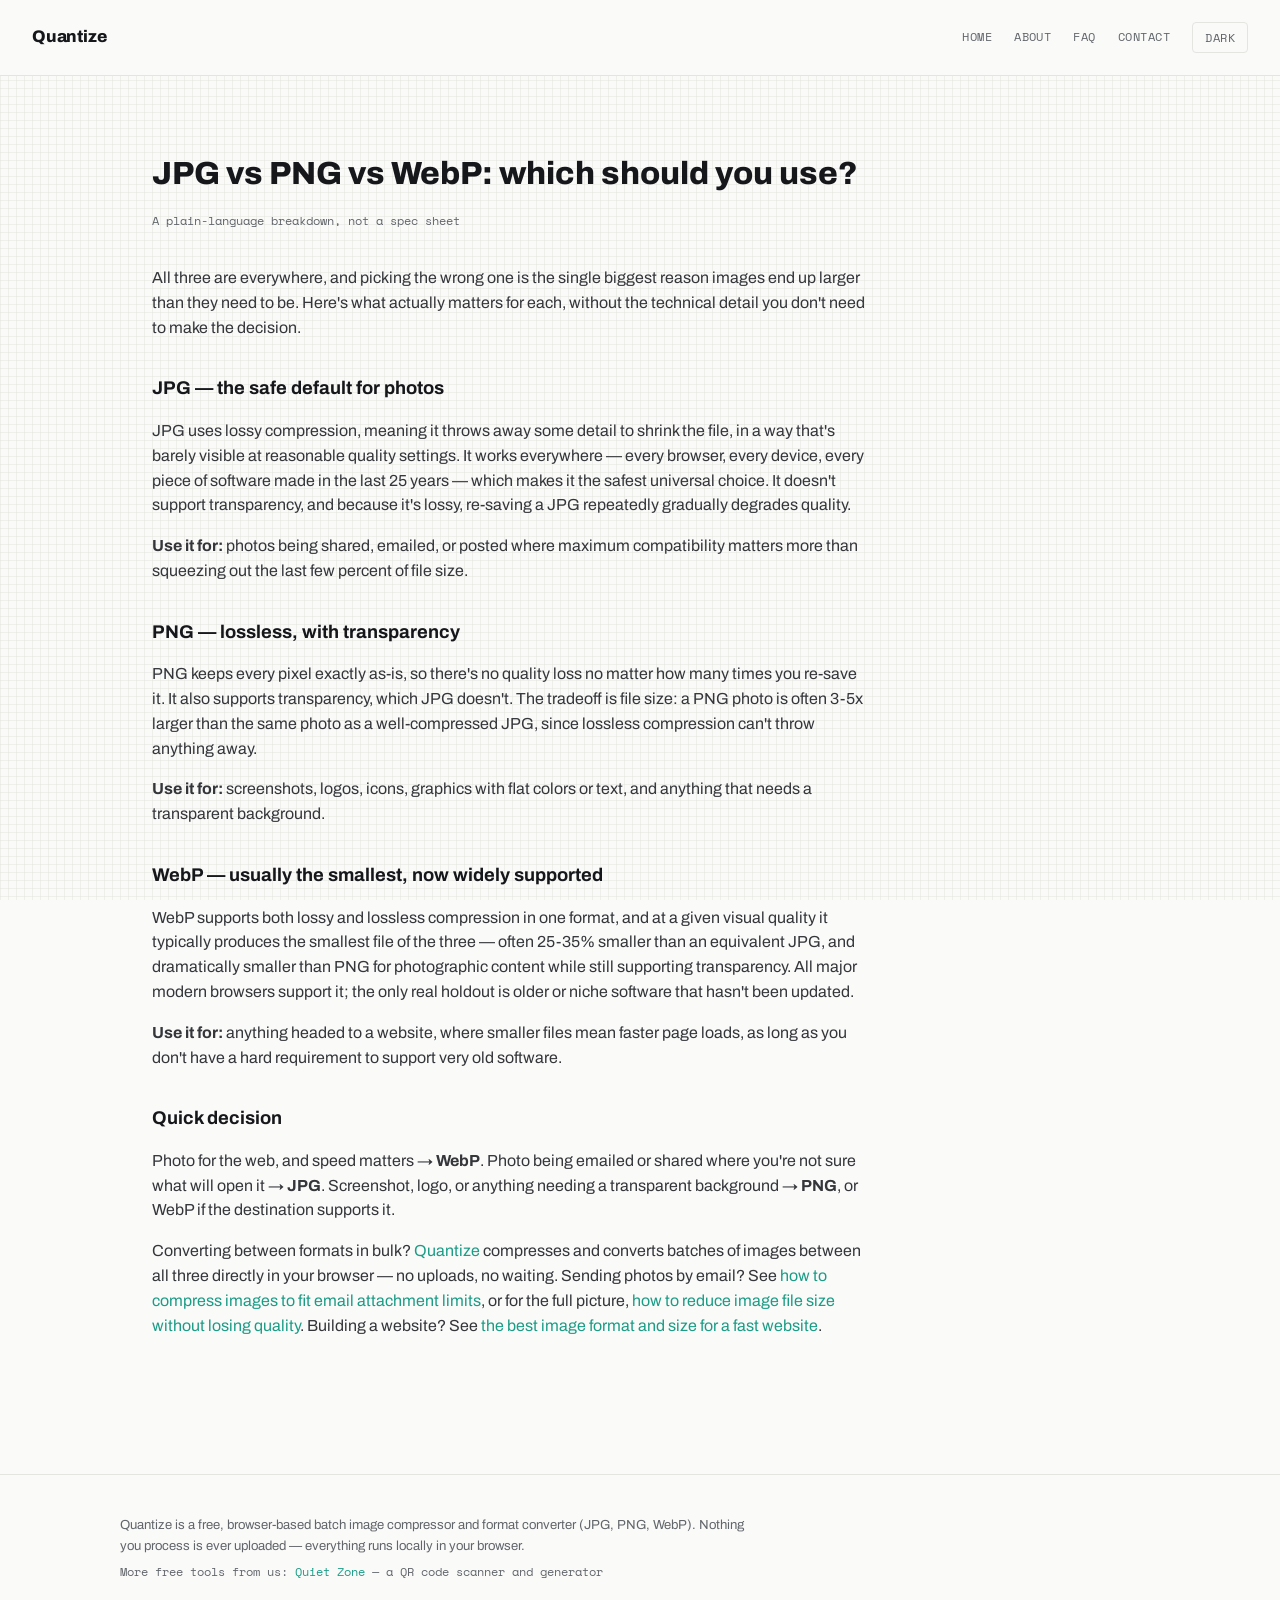
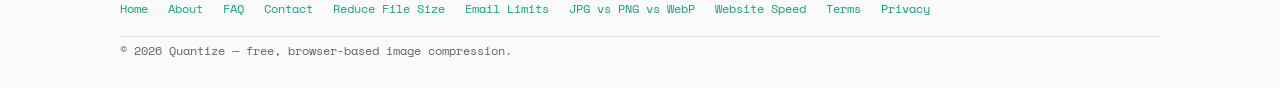
<file: quantize-guide-jpg-vs-png-vs-webp.html>
<!DOCTYPE html>
<html lang="en">
<head>
<meta charset="UTF-8">
<meta name="viewport" content="width=device-width, initial-scale=1">
<!-- Google tag (gtag.js) -->
<script async src="https://www.googletagmanager.com/gtag/js?id=G-Q3MKYL0ENC"></script>
<script>
  window.dataLayer = window.dataLayer || [];
  function gtag(){dataLayer.push(arguments);}
  gtag('js', new Date());
  gtag('config', 'G-Q3MKYL0ENC');
</script>
<meta name="google-adsense-account" content="ca-pub-8828337552440063">
<script>
(function(){
  try {
    var saved = localStorage.getItem('quantize-theme');
    var theme = saved || (window.matchMedia('(prefers-color-scheme: dark)').matches ? 'dark' : 'light');
    document.documentElement.setAttribute('data-theme', theme);
  } catch (e) {}
})();
</script>
<title>JPG vs PNG vs WebP: Which Should You Use? — Quantize</title>
<meta name="description" content="A plain-language breakdown of when to use JPG, PNG, or WebP — file size, transparency, quality loss, and browser support compared.">
<meta property="og:type" content="article">
<meta property="og:url" content="https://quantizeapp.com/quantize-guide-jpg-vs-png-vs-webp.html">
<link rel="canonical" href="https://quantizeapp.com/quantize-guide-jpg-vs-png-vs-webp.html">
<meta property="og:title" content="JPG vs PNG vs WebP: Which Should You Use?">
<meta property="og:description" content="A plain-language breakdown of when to use JPG, PNG, or WebP — file size, transparency, quality loss, and browser support compared.">
<meta property="og:image" content="https://quantizeapp.com/quantize-og.png">
<meta property="og:site_name" content="Quantize">
<meta property="og:locale" content="en_US">
<meta name="twitter:card" content="summary_large_image">
<meta name="twitter:title" content="JPG vs PNG vs WebP: Which Should You Use?">
<meta name="twitter:description" content="A plain-language breakdown of when to use JPG, PNG, or WebP — file size, transparency, quality loss, and browser support compared.">
<meta name="twitter:image" content="https://quantizeapp.com/quantize-og.png">
<meta name="robots" content="index, follow">
<link rel="preconnect" href="https://fonts.googleapis.com">
<link href="https://fonts.googleapis.com/css2?family=Archivo:wght@400;700;800&family=Space+Mono:wght@400;700&display=swap" rel="stylesheet">
<link rel="stylesheet" href="quantize-styles.css">
<script type="application/ld+json">
{
  "@context": "https://schema.org",
  "@type": "FAQPage",
  "mainEntity": [
    {
      "@type": "Question",
      "name": "What's the main difference between JPG, PNG, and WebP?",
      "acceptedAnswer": { "@type": "Answer", "text": "JPG uses lossy compression and is best for photos. PNG is lossless and supports transparency, best for graphics and screenshots. WebP supports both lossy and lossless modes and usually produces the smallest file for a given quality." }
    },
    {
      "@type": "Question",
      "name": "Which format is smallest?",
      "acceptedAnswer": { "@type": "Answer", "text": "WebP is usually the smallest for a given visual quality, often 25-35% smaller than an equivalent JPG and significantly smaller than PNG for photographic content." }
    },
    {
      "@type": "Question",
      "name": "Does WebP work everywhere?",
      "acceptedAnswer": { "@type": "Answer", "text": "All major modern browsers support WebP. The main exception is older or specialized software that hasn't been updated, where JPG remains the safer universal choice." }
    }
  ]
}
</script>
</head>
<body>

<header class="nav">
  <a href="index.html" class="wordmark">Quantize</a>
  <nav class="nav-links">
    <a href="index.html">Home</a>
    <a href="quantize-about.html">About</a>
    <a href="quantize-faq.html">FAQ</a>
    <a href="quantize-contact.html">Contact</a>
    <button id="themeToggle" class="theme-toggle" aria-label="Switch to dark theme">Dark</button>
  </nav>
</header>

<main>
  <div class="legal">
    <h1>JPG vs PNG vs WebP: which should you use?</h1>
    <p class="updated">A plain-language breakdown, not a spec sheet</p>

    <p>All three are everywhere, and picking the wrong one is the single biggest reason images end up larger than they need to be. Here's what actually matters for each, without the technical detail you don't need to make the decision.</p>

    <h2>JPG — the safe default for photos</h2>
    <p>JPG uses lossy compression, meaning it throws away some detail to shrink the file, in a way that's barely visible at reasonable quality settings. It works everywhere — every browser, every device, every piece of software made in the last 25 years — which makes it the safest universal choice. It doesn't support transparency, and because it's lossy, re-saving a JPG repeatedly gradually degrades quality.</p>
    <p><strong>Use it for:</strong> photos being shared, emailed, or posted where maximum compatibility matters more than squeezing out the last few percent of file size.</p>

    <h2>PNG — lossless, with transparency</h2>
    <p>PNG keeps every pixel exactly as-is, so there's no quality loss no matter how many times you re-save it. It also supports transparency, which JPG doesn't. The tradeoff is file size: a PNG photo is often 3-5x larger than the same photo as a well-compressed JPG, since lossless compression can't throw anything away.</p>
    <p><strong>Use it for:</strong> screenshots, logos, icons, graphics with flat colors or text, and anything that needs a transparent background.</p>

    <h2>WebP — usually the smallest, now widely supported</h2>
    <p>WebP supports both lossy and lossless compression in one format, and at a given visual quality it typically produces the smallest file of the three — often 25-35% smaller than an equivalent JPG, and dramatically smaller than PNG for photographic content while still supporting transparency. All major modern browsers support it; the only real holdout is older or niche software that hasn't been updated.</p>
    <p><strong>Use it for:</strong> anything headed to a website, where smaller files mean faster page loads, as long as you don't have a hard requirement to support very old software.</p>

    <h2>Quick decision</h2>
    <p>Photo for the web, and speed matters → <strong>WebP</strong>. Photo being emailed or shared where you're not sure what will open it → <strong>JPG</strong>. Screenshot, logo, or anything needing a transparent background → <strong>PNG</strong>, or WebP if the destination supports it.</p>

    <p>Converting between formats in bulk? <a href="index.html">Quantize</a> compresses and converts batches of images between all three directly in your browser — no uploads, no waiting. Sending photos by email? See <a href="quantize-guide-email-attachments.html">how to compress images to fit email attachment limits</a>, or for the full picture, <a href="quantize-guide-reduce-file-size.html">how to reduce image file size without losing quality</a>. Building a website? See <a href="quantize-guide-website-image-speed.html">the best image format and size for a fast website</a>.</p>
  </div>
</main>

<footer>
  <div class="foot-inner">
    <div class="foot-main">
      <p class="foot-about">Quantize is a free, browser-based batch image compressor and format converter (JPG, PNG, WebP). Nothing you process is ever uploaded — everything runs locally in your browser.</p>
      <p class="network-links">More free tools from us: <a href="https://usequietzone.com">Quiet Zone</a> — a QR code scanner and generator</p>
    </div>
    <nav aria-label="Footer">
      <a href="index.html">Home</a>
      <a href="quantize-about.html">About</a>
      <a href="quantize-faq.html">FAQ</a>
      <a href="quantize-contact.html">Contact</a>
      <a href="quantize-guide-reduce-file-size.html">Reduce File Size</a>
      <a href="quantize-guide-email-attachments.html">Email Limits</a>
      <a href="quantize-guide-jpg-vs-png-vs-webp.html">JPG vs PNG vs WebP</a>
      <a href="quantize-guide-website-image-speed.html">Website Speed</a>
      <a href="quantize-terms.html">Terms</a>
      <a href="quantize-privacy.html">Privacy</a>
    </nav>
    <p class="foot-copy">© 2026 Quantize — free, browser-based image compression.</p>
  </div>
</footer>

<script src="quantize-theme.js"></script>
</body>
</html>
</file>
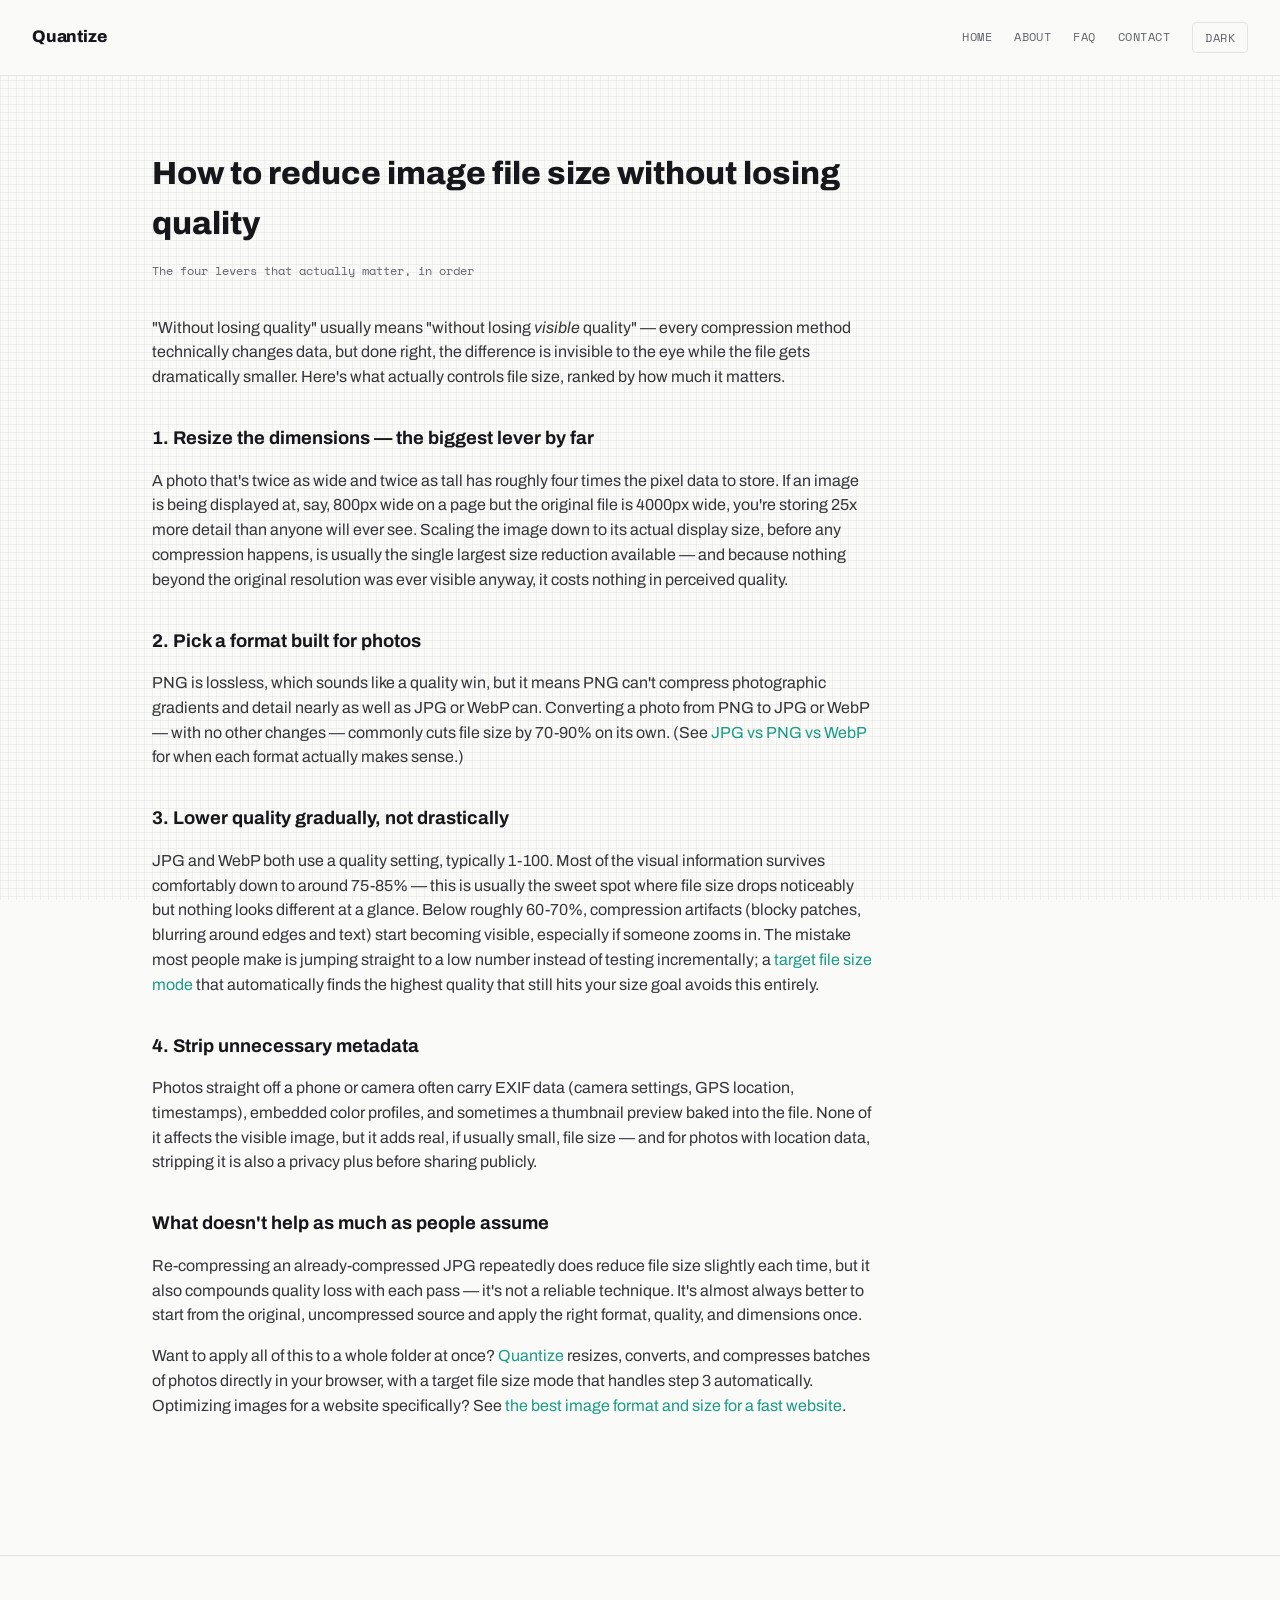
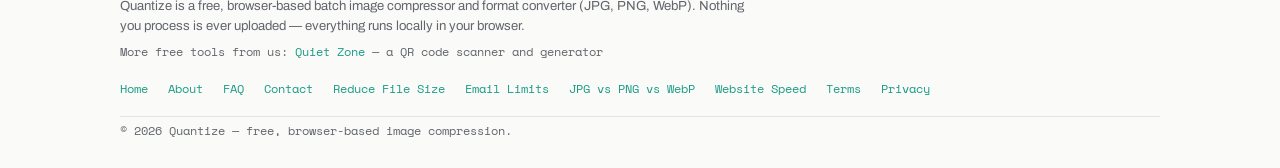
<file: quantize-guide-reduce-file-size.html>
<!DOCTYPE html>
<html lang="en">
<head>
<meta charset="UTF-8">
<meta name="viewport" content="width=device-width, initial-scale=1">
<!-- Google tag (gtag.js) -->
<script async src="https://www.googletagmanager.com/gtag/js?id=G-Q3MKYL0ENC"></script>
<script>
  window.dataLayer = window.dataLayer || [];
  function gtag(){dataLayer.push(arguments);}
  gtag('js', new Date());
  gtag('config', 'G-Q3MKYL0ENC');
</script>
<meta name="google-adsense-account" content="ca-pub-8828337552440063">
<script>
(function(){
  try {
    var saved = localStorage.getItem('quantize-theme');
    var theme = saved || (window.matchMedia('(prefers-color-scheme: dark)').matches ? 'dark' : 'light');
    document.documentElement.setAttribute('data-theme', theme);
  } catch (e) {}
})();
</script>
<title>Reduce Image File Size Without Losing Quality — Quantize</title>
<meta name="description" content="Shrink photos down without visible quality loss. The four things that actually control file size, in the order that matters.">
<meta property="og:type" content="article">
<meta property="og:url" content="https://quantizeapp.com/quantize-guide-reduce-file-size.html">
<link rel="canonical" href="https://quantizeapp.com/quantize-guide-reduce-file-size.html">
<meta property="og:title" content="How to Reduce Image File Size Without Losing Quality">
<meta property="og:description" content="Shrink photos down without visible quality loss. The four things that actually control file size, in the order that matters.">
<meta property="og:image" content="https://quantizeapp.com/quantize-og.png">
<meta property="og:site_name" content="Quantize">
<meta property="og:locale" content="en_US">
<meta name="twitter:card" content="summary_large_image">
<meta name="twitter:title" content="How to Reduce Image File Size Without Losing Quality">
<meta name="twitter:description" content="Shrink photos down without visible quality loss. The four things that actually control file size, in the order that matters.">
<meta name="twitter:image" content="https://quantizeapp.com/quantize-og.png">
<meta name="robots" content="index, follow">
<link rel="preconnect" href="https://fonts.googleapis.com">
<link href="https://fonts.googleapis.com/css2?family=Archivo:wght@400;700;800&family=Space+Mono:wght@400;700&display=swap" rel="stylesheet">
<link rel="stylesheet" href="quantize-styles.css">
<script type="application/ld+json">
{
  "@context": "https://schema.org",
  "@type": "HowTo",
  "name": "How to reduce image file size without losing quality",
  "description": "The four main levers for shrinking a photo's file size while keeping it visually indistinguishable from the original.",
  "step": [
    { "@type": "HowToStep", "name": "Resize the dimensions first", "text": "A photo twice as wide and tall has roughly four times the pixel data. If the image is being displayed smaller than its original resolution, resizing it to the actual display size is the single biggest size reduction available, with zero visible quality loss." },
    { "@type": "HowToStep", "name": "Pick an efficient format", "text": "WebP and JPG compress photographic detail far more efficiently than PNG. Converting a photo from PNG to JPG or WebP alone can cut the file size by 70-90% before any quality setting is touched." },
    { "@type": "HowToStep", "name": "Lower quality gradually, not drastically", "text": "Most of a JPG or WebP's visual quality survives down to roughly 75-85% quality; below that, compression artifacts start becoming visible, especially around edges and text. Drop quality in small steps rather than jumping straight to a low number." },
    { "@type": "HowToStep", "name": "Strip unnecessary metadata", "text": "Camera photos often carry EXIF metadata, color profiles, and thumbnail previews that add a small but real amount of file size without affecting the visible image." }
  ]
}
</script>
</head>
<body>

<header class="nav">
  <a href="index.html" class="wordmark">Quantize</a>
  <nav class="nav-links">
    <a href="index.html">Home</a>
    <a href="quantize-about.html">About</a>
    <a href="quantize-faq.html">FAQ</a>
    <a href="quantize-contact.html">Contact</a>
    <button id="themeToggle" class="theme-toggle" aria-label="Switch to dark theme">Dark</button>
  </nav>
</header>

<main>
  <div class="legal">
    <h1>How to reduce image file size without losing quality</h1>
    <p class="updated">The four levers that actually matter, in order</p>

    <p>"Without losing quality" usually means "without losing <em>visible</em> quality" — every compression method technically changes data, but done right, the difference is invisible to the eye while the file gets dramatically smaller. Here's what actually controls file size, ranked by how much it matters.</p>

    <h2>1. Resize the dimensions — the biggest lever by far</h2>
    <p>A photo that's twice as wide and twice as tall has roughly four times the pixel data to store. If an image is being displayed at, say, 800px wide on a page but the original file is 4000px wide, you're storing 25x more detail than anyone will ever see. Scaling the image down to its actual display size, before any compression happens, is usually the single largest size reduction available — and because nothing beyond the original resolution was ever visible anyway, it costs nothing in perceived quality.</p>

    <h2>2. Pick a format built for photos</h2>
    <p>PNG is lossless, which sounds like a quality win, but it means PNG can't compress photographic gradients and detail nearly as well as JPG or WebP can. Converting a photo from PNG to JPG or WebP — with no other changes — commonly cuts file size by 70-90% on its own. (See <a href="quantize-guide-jpg-vs-png-vs-webp.html">JPG vs PNG vs WebP</a> for when each format actually makes sense.)</p>

    <h2>3. Lower quality gradually, not drastically</h2>
    <p>JPG and WebP both use a quality setting, typically 1-100. Most of the visual information survives comfortably down to around 75-85% — this is usually the sweet spot where file size drops noticeably but nothing looks different at a glance. Below roughly 60-70%, compression artifacts (blocky patches, blurring around edges and text) start becoming visible, especially if someone zooms in. The mistake most people make is jumping straight to a low number instead of testing incrementally; a <a href="index.html">target file size mode</a> that automatically finds the highest quality that still hits your size goal avoids this entirely.</p>

    <h2>4. Strip unnecessary metadata</h2>
    <p>Photos straight off a phone or camera often carry EXIF data (camera settings, GPS location, timestamps), embedded color profiles, and sometimes a thumbnail preview baked into the file. None of it affects the visible image, but it adds real, if usually small, file size — and for photos with location data, stripping it is also a privacy plus before sharing publicly.</p>

    <h2>What doesn't help as much as people assume</h2>
    <p>Re-compressing an already-compressed JPG repeatedly does reduce file size slightly each time, but it also compounds quality loss with each pass — it's not a reliable technique. It's almost always better to start from the original, uncompressed source and apply the right format, quality, and dimensions once.</p>

    <p>Want to apply all of this to a whole folder at once? <a href="index.html">Quantize</a> resizes, converts, and compresses batches of photos directly in your browser, with a target file size mode that handles step 3 automatically. Optimizing images for a website specifically? See <a href="quantize-guide-website-image-speed.html">the best image format and size for a fast website</a>.</p>
  </div>
</main>

<footer>
  <div class="foot-inner">
    <div class="foot-main">
      <p class="foot-about">Quantize is a free, browser-based batch image compressor and format converter (JPG, PNG, WebP). Nothing you process is ever uploaded — everything runs locally in your browser.</p>
      <p class="network-links">More free tools from us: <a href="https://usequietzone.com">Quiet Zone</a> — a QR code scanner and generator</p>
    </div>
    <nav aria-label="Footer">
      <a href="index.html">Home</a>
      <a href="quantize-about.html">About</a>
      <a href="quantize-faq.html">FAQ</a>
      <a href="quantize-contact.html">Contact</a>
      <a href="quantize-guide-reduce-file-size.html">Reduce File Size</a>
      <a href="quantize-guide-email-attachments.html">Email Limits</a>
      <a href="quantize-guide-jpg-vs-png-vs-webp.html">JPG vs PNG vs WebP</a>
      <a href="quantize-guide-website-image-speed.html">Website Speed</a>
      <a href="quantize-terms.html">Terms</a>
      <a href="quantize-privacy.html">Privacy</a>
    </nav>
    <p class="foot-copy">© 2026 Quantize — free, browser-based image compression.</p>
  </div>
</footer>

<script src="quantize-theme.js"></script>
</body>
</html>
</file>
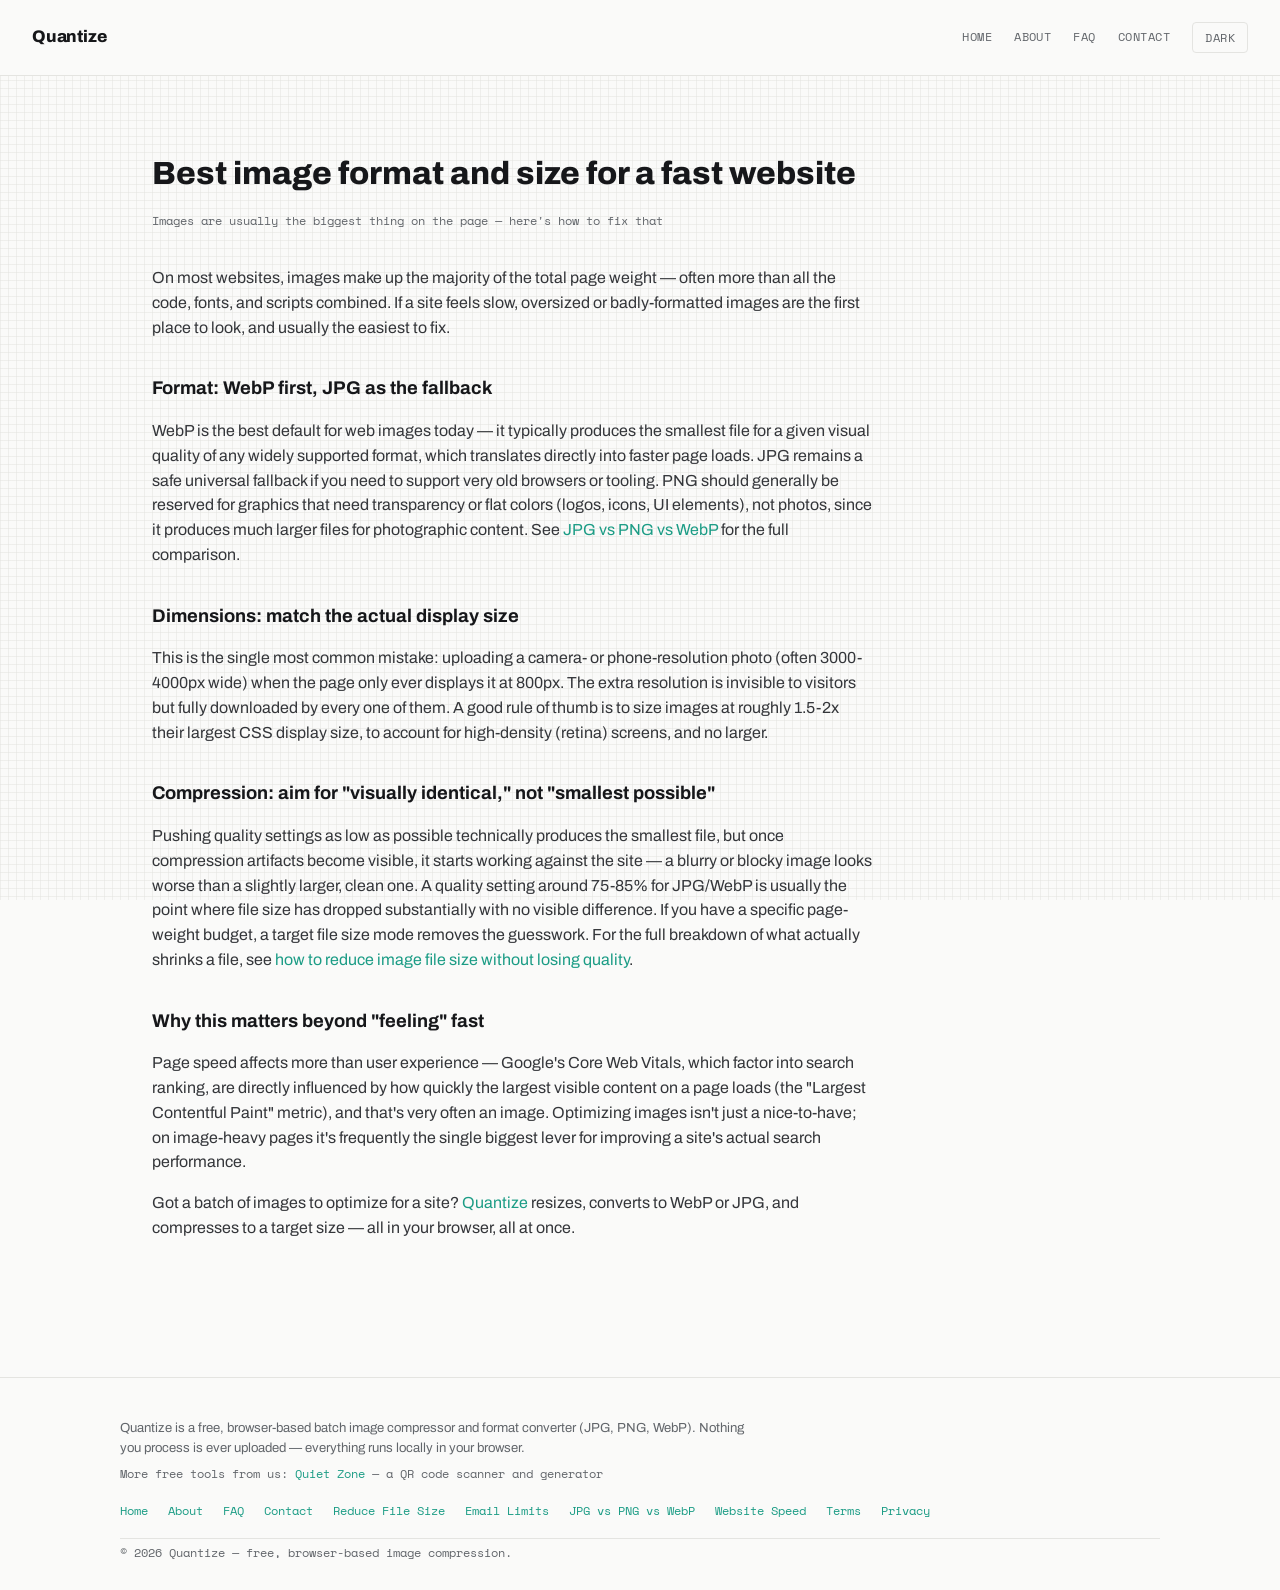
<file: quantize-guide-website-image-speed.html>
<!DOCTYPE html>
<html lang="en">
<head>
<meta charset="UTF-8">
<meta name="viewport" content="width=device-width, initial-scale=1">
<!-- Google tag (gtag.js) -->
<script async src="https://www.googletagmanager.com/gtag/js?id=G-Q3MKYL0ENC"></script>
<script>
  window.dataLayer = window.dataLayer || [];
  function gtag(){dataLayer.push(arguments);}
  gtag('js', new Date());
  gtag('config', 'G-Q3MKYL0ENC');
</script>
<meta name="google-adsense-account" content="ca-pub-8828337552440063">
<script>
(function(){
  try {
    var saved = localStorage.getItem('quantize-theme');
    var theme = saved || (window.matchMedia('(prefers-color-scheme: dark)').matches ? 'dark' : 'light');
    document.documentElement.setAttribute('data-theme', theme);
  } catch (e) {}
})();
</script>
<title>Best Image Format and Size for a Fast Website — Quantize</title>
<meta name="description" content="Large images are the most common cause of a slow website. Here's the format, dimensions, and compression settings that keep pages fast without hurting visuals.">
<meta property="og:type" content="article">
<meta property="og:url" content="https://quantizeapp.com/quantize-guide-website-image-speed.html">
<link rel="canonical" href="https://quantizeapp.com/quantize-guide-website-image-speed.html">
<meta property="og:title" content="Best Image Format and Size for a Fast Website">
<meta property="og:description" content="Large images are the most common cause of a slow website. Here's the format, dimensions, and compression settings that keep pages fast without hurting visuals.">
<meta property="og:image" content="https://quantizeapp.com/quantize-og.png">
<meta property="og:site_name" content="Quantize">
<meta property="og:locale" content="en_US">
<meta name="twitter:card" content="summary_large_image">
<meta name="twitter:title" content="Best Image Format and Size for a Fast Website">
<meta name="twitter:description" content="Large images are the most common cause of a slow website. Here's the format, dimensions, and compression settings that keep pages fast without hurting visuals.">
<meta name="twitter:image" content="https://quantizeapp.com/quantize-og.png">
<meta name="robots" content="index, follow">
<link rel="preconnect" href="https://fonts.googleapis.com">
<link href="https://fonts.googleapis.com/css2?family=Archivo:wght@400;700;800&family=Space+Mono:wght@400;700&display=swap" rel="stylesheet">
<link rel="stylesheet" href="quantize-styles.css">
<script type="application/ld+json">
{
  "@context": "https://schema.org",
  "@type": "FAQPage",
  "mainEntity": [
    {
      "@type": "Question",
      "name": "What's the best image format for website speed?",
      "acceptedAnswer": { "@type": "Answer", "text": "WebP, in most cases. It typically produces the smallest file for a given visual quality among the widely supported formats, which directly reduces page load time." }
    },
    {
      "@type": "Question",
      "name": "What image size should I use on a website?",
      "acceptedAnswer": { "@type": "Answer", "text": "Match the file's pixel dimensions to the largest size it will actually be displayed at, accounting for retina displays (roughly 1.5-2x the CSS display size), rather than uploading camera-resolution originals." }
    },
    {
      "@type": "Question",
      "name": "Do images really affect page speed that much?",
      "acceptedAnswer": { "@type": "Answer", "text": "Yes — images are typically the largest single contributor to total page weight on most websites, and oversized or unoptimized images are one of the most common causes of poor Core Web Vitals scores." }
    }
  ]
}
</script>
</head>
<body>

<header class="nav">
  <a href="index.html" class="wordmark">Quantize</a>
  <nav class="nav-links">
    <a href="index.html">Home</a>
    <a href="quantize-about.html">About</a>
    <a href="quantize-faq.html">FAQ</a>
    <a href="quantize-contact.html">Contact</a>
    <button id="themeToggle" class="theme-toggle" aria-label="Switch to dark theme">Dark</button>
  </nav>
</header>

<main>
  <div class="legal">
    <h1>Best image format and size for a fast website</h1>
    <p class="updated">Images are usually the biggest thing on the page — here's how to fix that</p>

    <p>On most websites, images make up the majority of the total page weight — often more than all the code, fonts, and scripts combined. If a site feels slow, oversized or badly-formatted images are the first place to look, and usually the easiest to fix.</p>

    <h2>Format: WebP first, JPG as the fallback</h2>
    <p>WebP is the best default for web images today — it typically produces the smallest file for a given visual quality of any widely supported format, which translates directly into faster page loads. JPG remains a safe universal fallback if you need to support very old browsers or tooling. PNG should generally be reserved for graphics that need transparency or flat colors (logos, icons, UI elements), not photos, since it produces much larger files for photographic content. See <a href="quantize-guide-jpg-vs-png-vs-webp.html">JPG vs PNG vs WebP</a> for the full comparison.</p>

    <h2>Dimensions: match the actual display size</h2>
    <p>This is the single most common mistake: uploading a camera- or phone-resolution photo (often 3000-4000px wide) when the page only ever displays it at 800px. The extra resolution is invisible to visitors but fully downloaded by every one of them. A good rule of thumb is to size images at roughly 1.5-2x their largest CSS display size, to account for high-density (retina) screens, and no larger.</p>

    <h2>Compression: aim for "visually identical," not "smallest possible"</h2>
    <p>Pushing quality settings as low as possible technically produces the smallest file, but once compression artifacts become visible, it starts working against the site — a blurry or blocky image looks worse than a slightly larger, clean one. A quality setting around 75-85% for JPG/WebP is usually the point where file size has dropped substantially with no visible difference. If you have a specific page-weight budget, a target file size mode removes the guesswork. For the full breakdown of what actually shrinks a file, see <a href="quantize-guide-reduce-file-size.html">how to reduce image file size without losing quality</a>.</p>

    <h2>Why this matters beyond "feeling" fast</h2>
    <p>Page speed affects more than user experience — Google's Core Web Vitals, which factor into search ranking, are directly influenced by how quickly the largest visible content on a page loads (the "Largest Contentful Paint" metric), and that's very often an image. Optimizing images isn't just a nice-to-have; on image-heavy pages it's frequently the single biggest lever for improving a site's actual search performance.</p>

    <p>Got a batch of images to optimize for a site? <a href="index.html">Quantize</a> resizes, converts to WebP or JPG, and compresses to a target size — all in your browser, all at once.</p>
  </div>
</main>

<footer>
  <div class="foot-inner">
    <div class="foot-main">
      <p class="foot-about">Quantize is a free, browser-based batch image compressor and format converter (JPG, PNG, WebP). Nothing you process is ever uploaded — everything runs locally in your browser.</p>
      <p class="network-links">More free tools from us: <a href="https://usequietzone.com">Quiet Zone</a> — a QR code scanner and generator</p>
    </div>
    <nav aria-label="Footer">
      <a href="index.html">Home</a>
      <a href="quantize-about.html">About</a>
      <a href="quantize-faq.html">FAQ</a>
      <a href="quantize-contact.html">Contact</a>
      <a href="quantize-guide-reduce-file-size.html">Reduce File Size</a>
      <a href="quantize-guide-email-attachments.html">Email Limits</a>
      <a href="quantize-guide-jpg-vs-png-vs-webp.html">JPG vs PNG vs WebP</a>
      <a href="quantize-guide-website-image-speed.html">Website Speed</a>
      <a href="quantize-terms.html">Terms</a>
      <a href="quantize-privacy.html">Privacy</a>
    </nav>
    <p class="foot-copy">© 2026 Quantize — free, browser-based image compression.</p>
  </div>
</footer>

<script src="quantize-theme.js"></script>
</body>
</html>
</file>
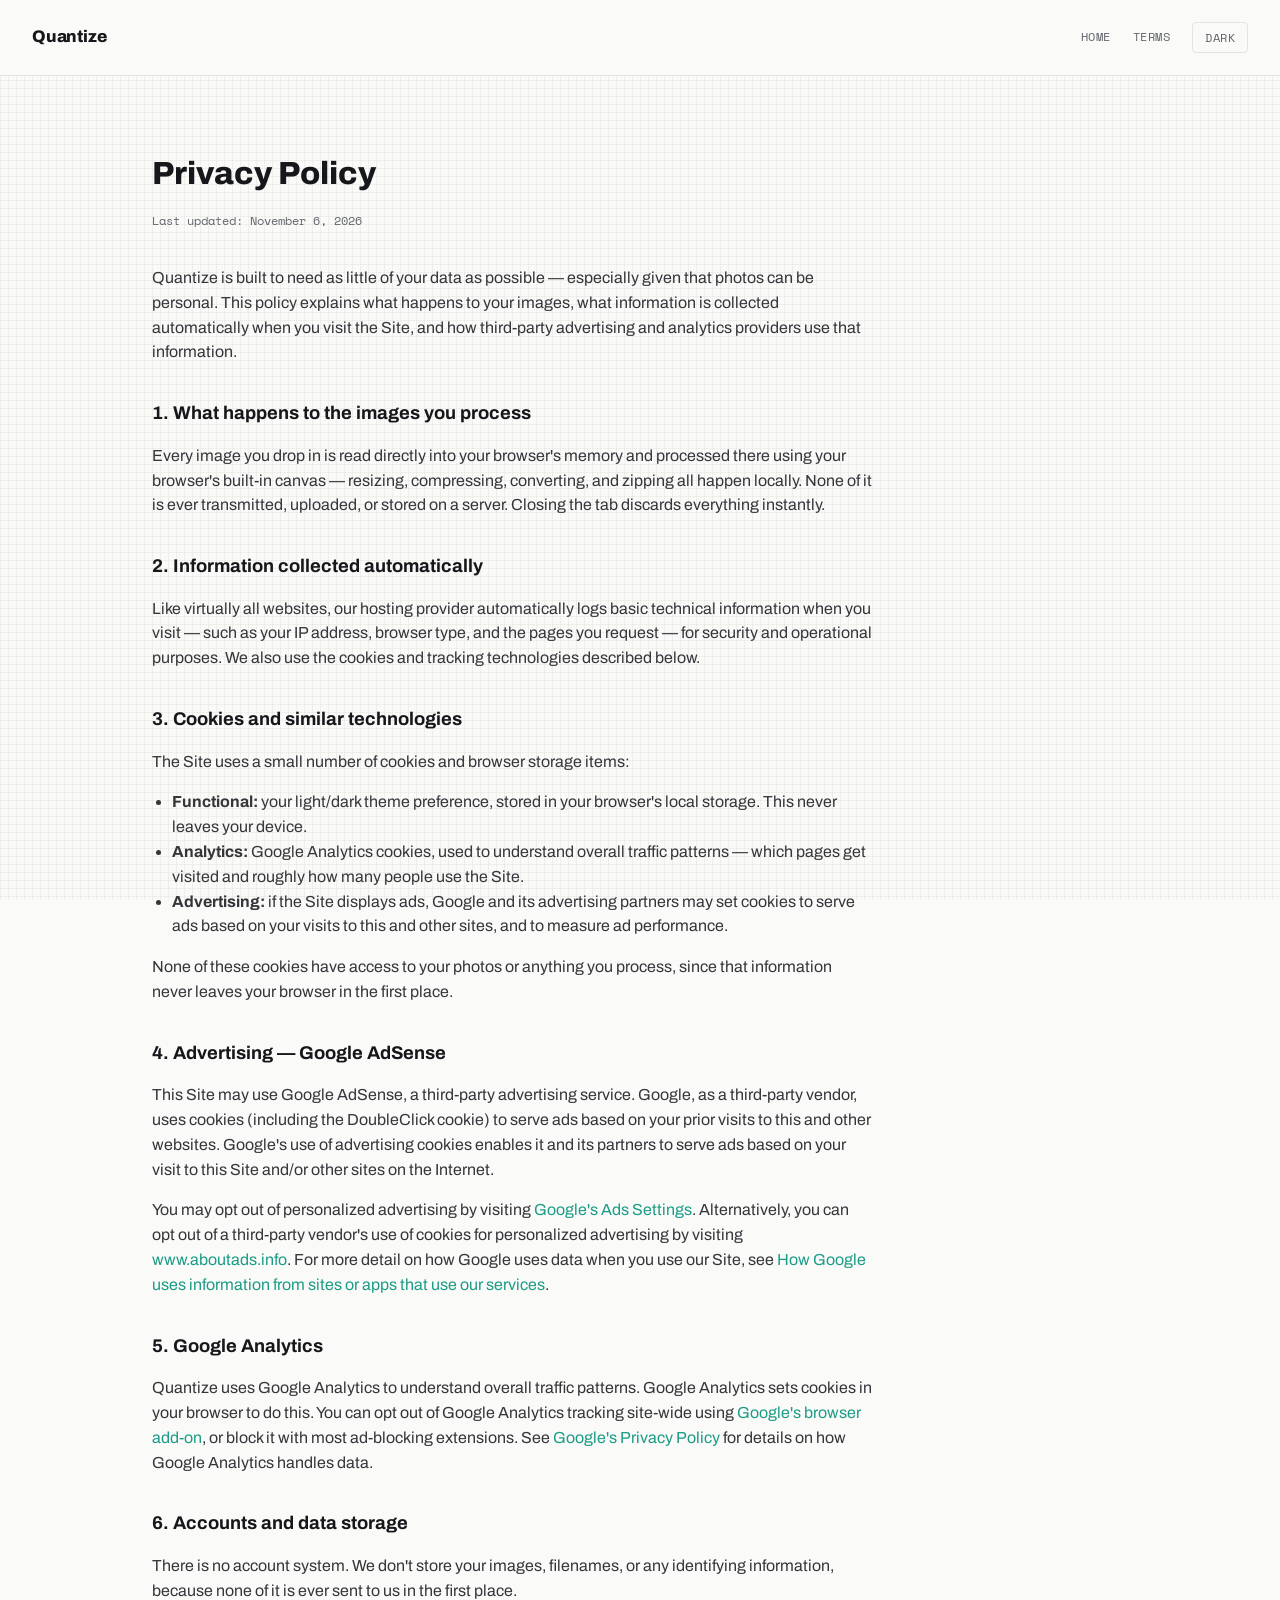
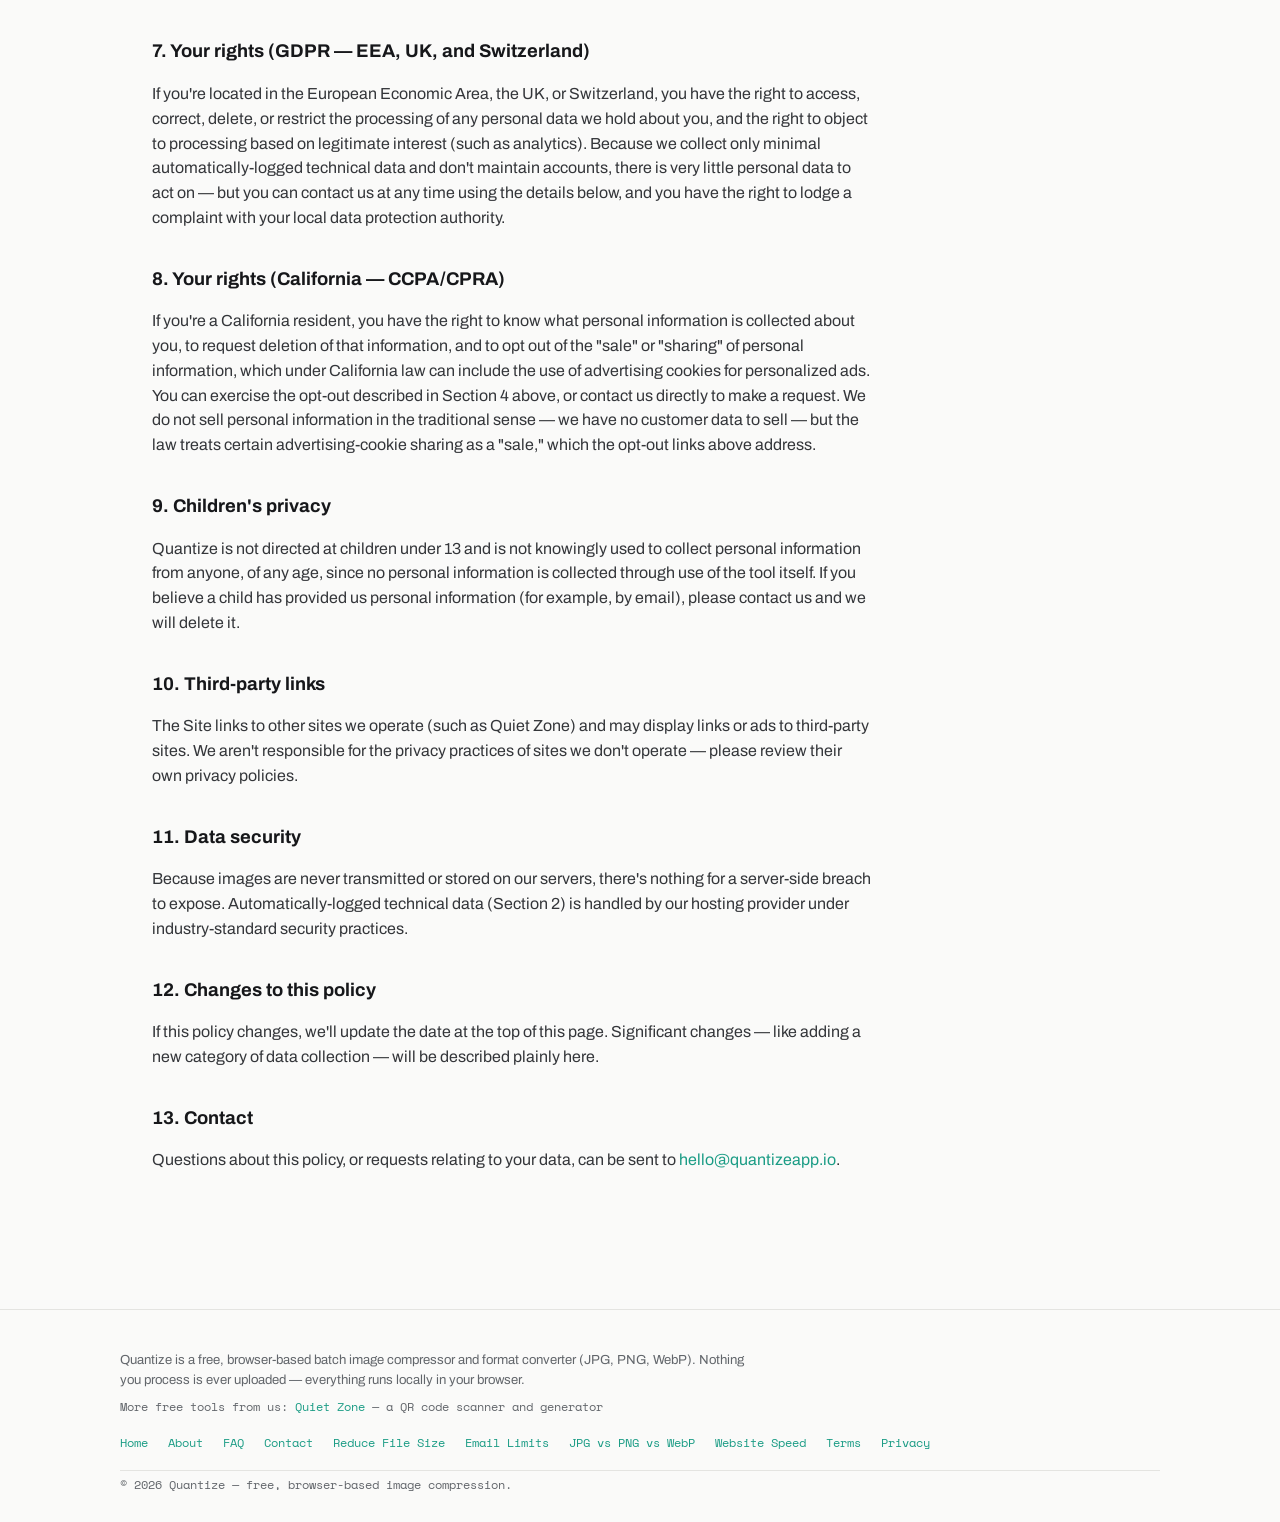
<file: quantize-privacy.html>
<!DOCTYPE html>
<html lang="en">
<head>
<meta charset="UTF-8">
<meta name="viewport" content="width=device-width, initial-scale=1">
<!-- Google tag (gtag.js) -->
<script async src="https://www.googletagmanager.com/gtag/js?id=G-Q3MKYL0ENC"></script>
<script>
  window.dataLayer = window.dataLayer || [];
  function gtag(){dataLayer.push(arguments);}
  gtag('js', new Date());
  gtag('config', 'G-Q3MKYL0ENC');
</script>
<meta name="google-adsense-account" content="ca-pub-8828337552440063">
<script>
(function(){
  try {
    var saved = localStorage.getItem('quantize-theme');
    var theme = saved || (window.matchMedia('(prefers-color-scheme: dark)').matches ? 'dark' : 'light');
    document.documentElement.setAttribute('data-theme', theme);
  } catch (e) {}
})();
</script>
<title>Privacy Policy — Quantize</title>
<meta name="description" content="Privacy policy for Quantize — a free, browser-based image compressor where nothing you process is ever uploaded to a server.">
<meta property="og:type" content="website">
<meta property="og:url" content="https://quantizeapp.com/quantize-privacy.html">
<link rel="canonical" href="https://quantizeapp.com/quantize-privacy.html">
<meta property="og:title" content="Privacy Policy — Quantize">
<meta property="og:description" content="Privacy policy for the Quantize batch image compressor — everything runs in your browser, nothing is uploaded.">
<meta property="og:image" content="https://quantizeapp.com/quantize-og.png">
<meta property="og:site_name" content="Quantize">
<meta property="og:locale" content="en_US">
<meta name="twitter:card" content="summary_large_image">
<meta name="twitter:title" content="Privacy Policy — Quantize">
<meta name="twitter:description" content="Privacy policy for the Quantize batch image compressor — everything runs in your browser, nothing is uploaded.">
<meta name="twitter:image" content="https://quantizeapp.com/quantize-og.png">
<meta name="robots" content="index, follow">
<link rel="preconnect" href="https://fonts.googleapis.com">
<link href="https://fonts.googleapis.com/css2?family=Archivo:wght@400;700;800&family=Space+Mono:wght@400;700&display=swap" rel="stylesheet">
<link rel="stylesheet" href="quantize-styles.css">
</head>
<body>

<header class="nav">
  <a href="index.html" class="wordmark">Quantize</a>
  <nav class="nav-links">
    <a href="index.html">Home</a>
    <a href="quantize-terms.html">Terms</a>
    <button id="themeToggle" class="theme-toggle" aria-label="Switch to dark theme">Dark</button>
  </nav>
</header>

<main>
  <div class="legal">
    <h1>Privacy Policy</h1>
    <p class="updated">Last updated: November 6, 2026</p>

    <p>Quantize is built to need as little of your data as possible — especially given that photos can be personal. This policy explains what happens to your images, what information is collected automatically when you visit the Site, and how third-party advertising and analytics providers use that information.</p>

    <h2>1. What happens to the images you process</h2>
    <p>Every image you drop in is read directly into your browser's memory and processed there using your browser's built-in canvas — resizing, compressing, converting, and zipping all happen locally. None of it is ever transmitted, uploaded, or stored on a server. Closing the tab discards everything instantly.</p>

    <h2>2. Information collected automatically</h2>
    <p>Like virtually all websites, our hosting provider automatically logs basic technical information when you visit — such as your IP address, browser type, and the pages you request — for security and operational purposes. We also use the cookies and tracking technologies described below.</p>

    <h2>3. Cookies and similar technologies</h2>
    <p>The Site uses a small number of cookies and browser storage items:</p>
    <ul>
      <li><strong>Functional:</strong> your light/dark theme preference, stored in your browser's local storage. This never leaves your device.</li>
      <li><strong>Analytics:</strong> Google Analytics cookies, used to understand overall traffic patterns — which pages get visited and roughly how many people use the Site.</li>
      <li><strong>Advertising:</strong> if the Site displays ads, Google and its advertising partners may set cookies to serve ads based on your visits to this and other sites, and to measure ad performance.</li>
    </ul>
    <p>None of these cookies have access to your photos or anything you process, since that information never leaves your browser in the first place.</p>

    <h2>4. Advertising — Google AdSense</h2>
    <p>This Site may use Google AdSense, a third-party advertising service. Google, as a third-party vendor, uses cookies (including the DoubleClick cookie) to serve ads based on your prior visits to this and other websites. Google's use of advertising cookies enables it and its partners to serve ads based on your visit to this Site and/or other sites on the Internet.</p>
    <p>You may opt out of personalized advertising by visiting <a href="https://www.google.com/settings/ads" target="_blank" rel="noopener">Google's Ads Settings</a>. Alternatively, you can opt out of a third-party vendor's use of cookies for personalized advertising by visiting <a href="https://www.aboutads.info/choices/" target="_blank" rel="noopener">www.aboutads.info</a>. For more detail on how Google uses data when you use our Site, see <a href="https://policies.google.com/technologies/partner-sites" target="_blank" rel="noopener">How Google uses information from sites or apps that use our services</a>.</p>

    <h2>5. Google Analytics</h2>
    <p>Quantize uses Google Analytics to understand overall traffic patterns. Google Analytics sets cookies in your browser to do this. You can opt out of Google Analytics tracking site-wide using <a href="https://tools.google.com/dlpage/gaoptout" target="_blank" rel="noopener">Google's browser add-on</a>, or block it with most ad-blocking extensions. See <a href="https://policies.google.com/privacy" target="_blank" rel="noopener">Google's Privacy Policy</a> for details on how Google Analytics handles data.</p>

    <h2>6. Accounts and data storage</h2>
    <p>There is no account system. We don't store your images, filenames, or any identifying information, because none of it is ever sent to us in the first place.</p>

    <h2>7. Your rights (GDPR — EEA, UK, and Switzerland)</h2>
    <p>If you're located in the European Economic Area, the UK, or Switzerland, you have the right to access, correct, delete, or restrict the processing of any personal data we hold about you, and the right to object to processing based on legitimate interest (such as analytics). Because we collect only minimal automatically-logged technical data and don't maintain accounts, there is very little personal data to act on — but you can contact us at any time using the details below, and you have the right to lodge a complaint with your local data protection authority.</p>

    <h2>8. Your rights (California — CCPA/CPRA)</h2>
    <p>If you're a California resident, you have the right to know what personal information is collected about you, to request deletion of that information, and to opt out of the "sale" or "sharing" of personal information, which under California law can include the use of advertising cookies for personalized ads. You can exercise the opt-out described in Section 4 above, or contact us directly to make a request. We do not sell personal information in the traditional sense — we have no customer data to sell — but the law treats certain advertising-cookie sharing as a "sale," which the opt-out links above address.</p>

    <h2>9. Children's privacy</h2>
    <p>Quantize is not directed at children under 13 and is not knowingly used to collect personal information from anyone, of any age, since no personal information is collected through use of the tool itself. If you believe a child has provided us personal information (for example, by email), please contact us and we will delete it.</p>

    <h2>10. Third-party links</h2>
    <p>The Site links to other sites we operate (such as Quiet Zone) and may display links or ads to third-party sites. We aren't responsible for the privacy practices of sites we don't operate — please review their own privacy policies.</p>

    <h2>11. Data security</h2>
    <p>Because images are never transmitted or stored on our servers, there's nothing for a server-side breach to expose. Automatically-logged technical data (Section 2) is handled by our hosting provider under industry-standard security practices.</p>

    <h2>12. Changes to this policy</h2>
    <p>If this policy changes, we'll update the date at the top of this page. Significant changes — like adding a new category of data collection — will be described plainly here.</p>

    <h2>13. Contact</h2>
    <p>Questions about this policy, or requests relating to your data, can be sent to <a href="mailto:hello@quantizeapp.io">hello@quantizeapp.io</a>.</p>
  </div>
</main>

<footer>
  <div class="foot-inner">
    <div class="foot-main">
      <p class="foot-about">Quantize is a free, browser-based batch image compressor and format converter (JPG, PNG, WebP). Nothing you process is ever uploaded — everything runs locally in your browser.</p>
      <p class="network-links">More free tools from us: <a href="https://usequietzone.com">Quiet Zone</a> — a QR code scanner and generator</p>
    </div>
    <nav aria-label="Footer">
      <a href="index.html">Home</a>
      <a href="quantize-about.html">About</a>
      <a href="quantize-faq.html">FAQ</a>
      <a href="quantize-contact.html">Contact</a>
      <a href="quantize-guide-reduce-file-size.html">Reduce File Size</a>
      <a href="quantize-guide-email-attachments.html">Email Limits</a>
      <a href="quantize-guide-jpg-vs-png-vs-webp.html">JPG vs PNG vs WebP</a>
      <a href="quantize-guide-website-image-speed.html">Website Speed</a>
      <a href="quantize-terms.html">Terms</a>
      <a href="quantize-privacy.html">Privacy</a>
    </nav>
    <p class="foot-copy">© 2026 Quantize — free, browser-based image compression.</p>
  </div>
</footer>

<script src="quantize-theme.js"></script>
</body>
</html>
</file>
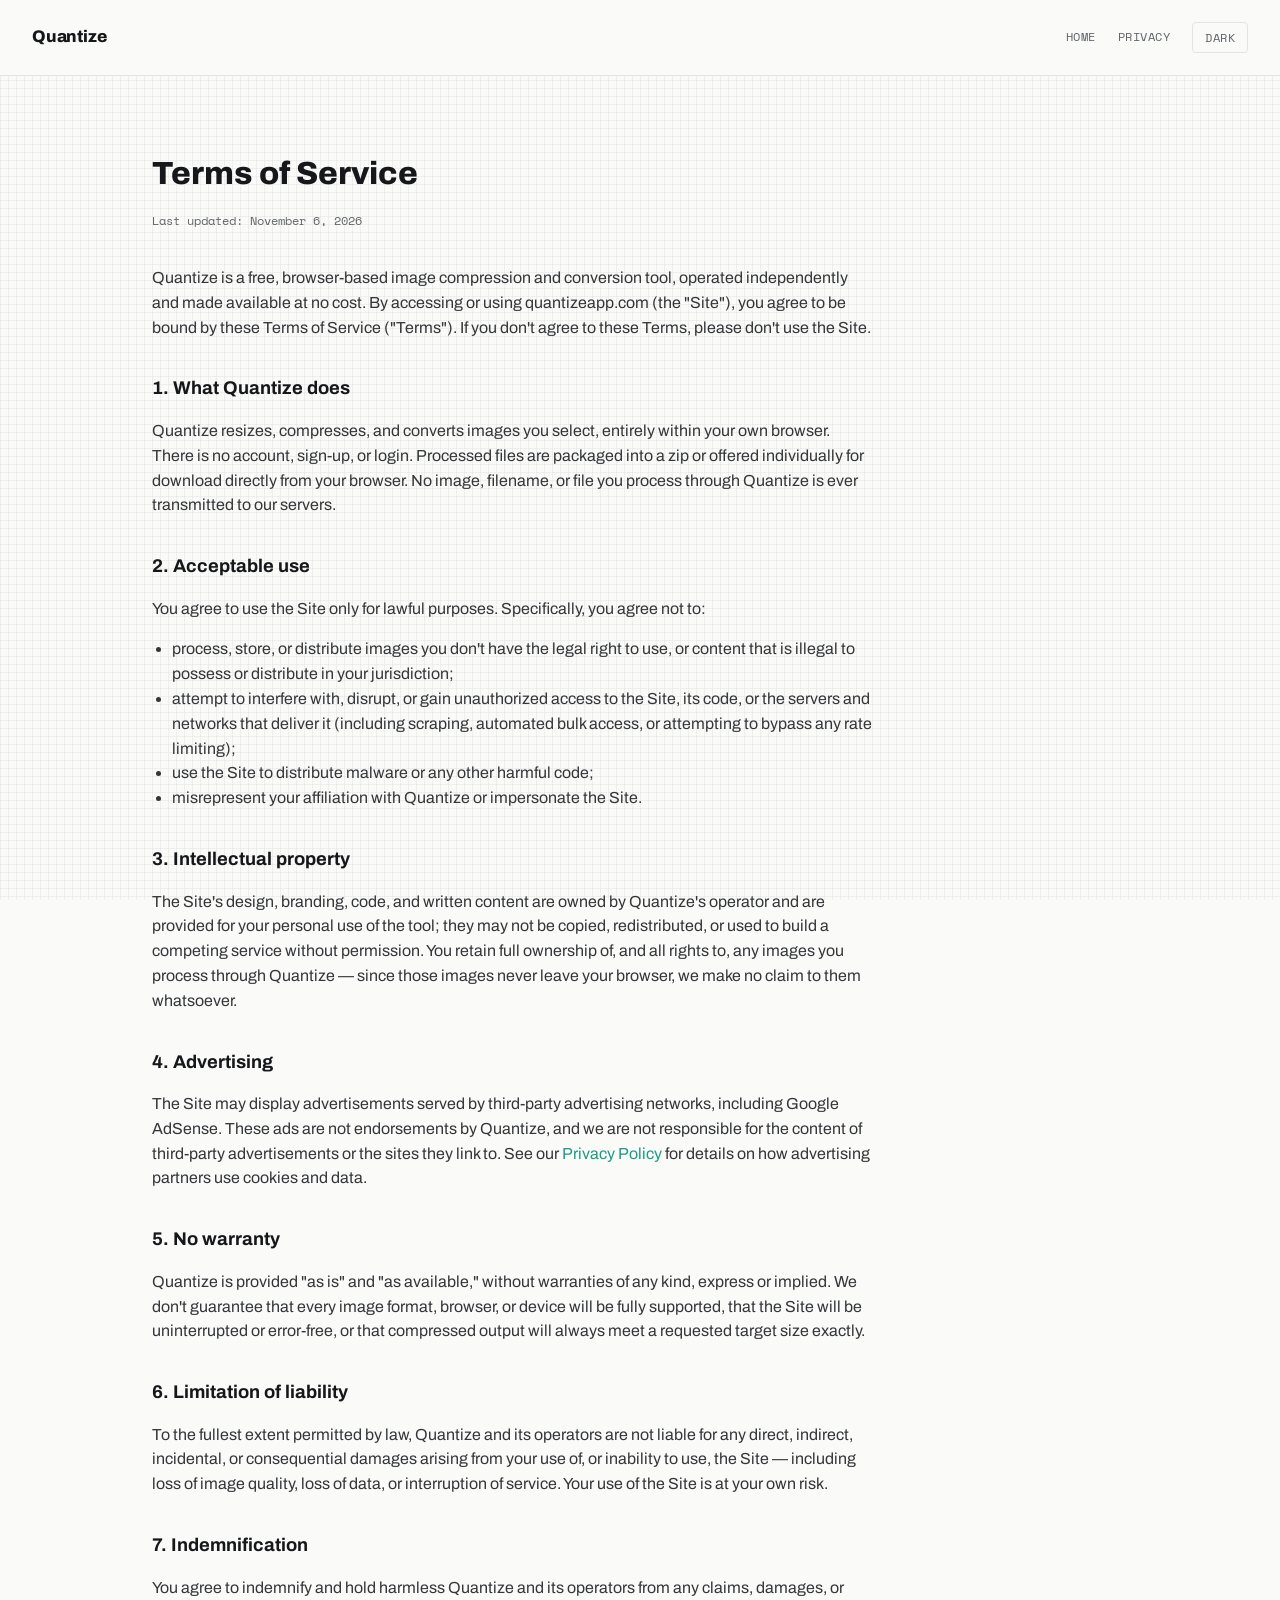
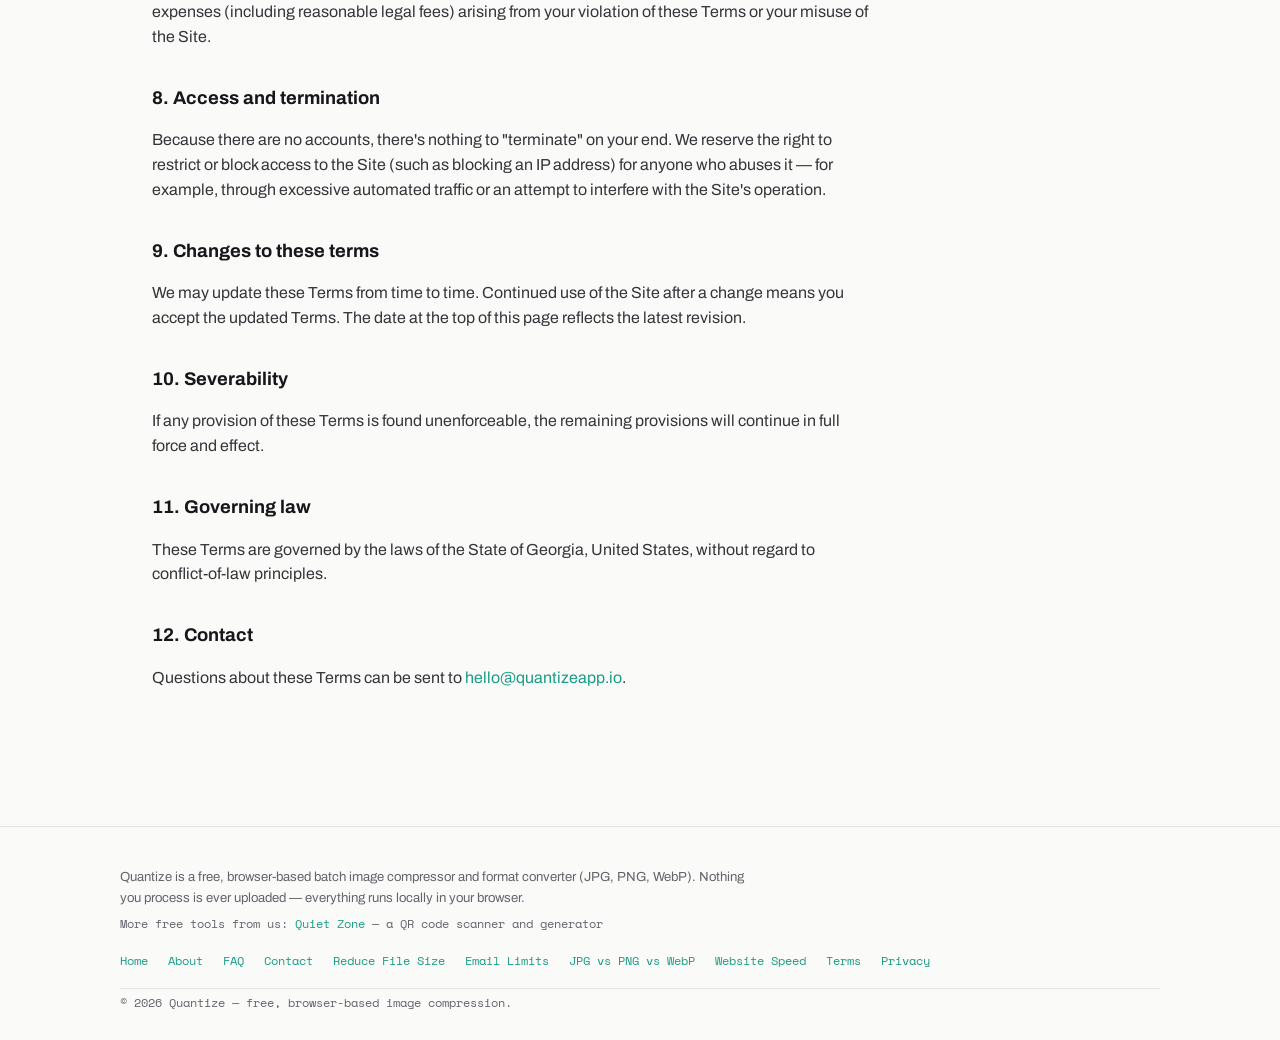
<file: quantize-terms.html>
<!DOCTYPE html>
<html lang="en">
<head>
<meta charset="UTF-8">
<meta name="viewport" content="width=device-width, initial-scale=1">
<!-- Google tag (gtag.js) -->
<script async src="https://www.googletagmanager.com/gtag/js?id=G-Q3MKYL0ENC"></script>
<script>
  window.dataLayer = window.dataLayer || [];
  function gtag(){dataLayer.push(arguments);}
  gtag('js', new Date());
  gtag('config', 'G-Q3MKYL0ENC');
</script>
<meta name="google-adsense-account" content="ca-pub-8828337552440063">
<script>
(function(){
  try {
    var saved = localStorage.getItem('quantize-theme');
    var theme = saved || (window.matchMedia('(prefers-color-scheme: dark)').matches ? 'dark' : 'light');
    document.documentElement.setAttribute('data-theme', theme);
  } catch (e) {}
})();
</script>
<title>Terms of Service — Quantize</title>
<meta name="description" content="Terms of service for using the Quantize batch image compressor, a free browser-based image compression and conversion tool.">
<meta property="og:type" content="website">
<meta property="og:url" content="https://quantizeapp.com/quantize-terms.html">
<link rel="canonical" href="https://quantizeapp.com/quantize-terms.html">
<meta property="og:title" content="Terms of Service — Quantize">
<meta property="og:description" content="Terms of service for using the Quantize batch image compressor.">
<meta property="og:image" content="https://quantizeapp.com/quantize-og.png">
<meta property="og:site_name" content="Quantize">
<meta property="og:locale" content="en_US">
<meta name="twitter:card" content="summary_large_image">
<meta name="twitter:title" content="Terms of Service — Quantize">
<meta name="twitter:description" content="Terms of service for using the Quantize batch image compressor.">
<meta name="twitter:image" content="https://quantizeapp.com/quantize-og.png">
<meta name="robots" content="index, follow">
<link rel="preconnect" href="https://fonts.googleapis.com">
<link href="https://fonts.googleapis.com/css2?family=Archivo:wght@400;700;800&family=Space+Mono:wght@400;700&display=swap" rel="stylesheet">
<link rel="stylesheet" href="quantize-styles.css">
</head>
<body>

<header class="nav">
  <a href="index.html" class="wordmark">Quantize</a>
  <nav class="nav-links">
    <a href="index.html">Home</a>
    <a href="quantize-privacy.html">Privacy</a>
    <button id="themeToggle" class="theme-toggle" aria-label="Switch to dark theme">Dark</button>
  </nav>
</header>

<main>
  <div class="legal">
    <h1>Terms of Service</h1>
    <p class="updated">Last updated: November 6, 2026</p>

    <p>Quantize is a free, browser-based image compression and conversion tool, operated independently and made available at no cost. By accessing or using quantizeapp.com (the "Site"), you agree to be bound by these Terms of Service ("Terms"). If you don't agree to these Terms, please don't use the Site.</p>

    <h2>1. What Quantize does</h2>
    <p>Quantize resizes, compresses, and converts images you select, entirely within your own browser. There is no account, sign-up, or login. Processed files are packaged into a zip or offered individually for download directly from your browser. No image, filename, or file you process through Quantize is ever transmitted to our servers.</p>

    <h2>2. Acceptable use</h2>
    <p>You agree to use the Site only for lawful purposes. Specifically, you agree not to:</p>
    <ul>
      <li>process, store, or distribute images you don't have the legal right to use, or content that is illegal to possess or distribute in your jurisdiction;</li>
      <li>attempt to interfere with, disrupt, or gain unauthorized access to the Site, its code, or the servers and networks that deliver it (including scraping, automated bulk access, or attempting to bypass any rate limiting);</li>
      <li>use the Site to distribute malware or any other harmful code;</li>
      <li>misrepresent your affiliation with Quantize or impersonate the Site.</li>
    </ul>

    <h2>3. Intellectual property</h2>
    <p>The Site's design, branding, code, and written content are owned by Quantize's operator and are provided for your personal use of the tool; they may not be copied, redistributed, or used to build a competing service without permission. You retain full ownership of, and all rights to, any images you process through Quantize — since those images never leave your browser, we make no claim to them whatsoever.</p>

    <h2>4. Advertising</h2>
    <p>The Site may display advertisements served by third-party advertising networks, including Google AdSense. These ads are not endorsements by Quantize, and we are not responsible for the content of third-party advertisements or the sites they link to. See our <a href="quantize-privacy.html">Privacy Policy</a> for details on how advertising partners use cookies and data.</p>

    <h2>5. No warranty</h2>
    <p>Quantize is provided "as is" and "as available," without warranties of any kind, express or implied. We don't guarantee that every image format, browser, or device will be fully supported, that the Site will be uninterrupted or error-free, or that compressed output will always meet a requested target size exactly.</p>

    <h2>6. Limitation of liability</h2>
    <p>To the fullest extent permitted by law, Quantize and its operators are not liable for any direct, indirect, incidental, or consequential damages arising from your use of, or inability to use, the Site — including loss of image quality, loss of data, or interruption of service. Your use of the Site is at your own risk.</p>

    <h2>7. Indemnification</h2>
    <p>You agree to indemnify and hold harmless Quantize and its operators from any claims, damages, or expenses (including reasonable legal fees) arising from your violation of these Terms or your misuse of the Site.</p>

    <h2>8. Access and termination</h2>
    <p>Because there are no accounts, there's nothing to "terminate" on your end. We reserve the right to restrict or block access to the Site (such as blocking an IP address) for anyone who abuses it — for example, through excessive automated traffic or an attempt to interfere with the Site's operation.</p>

    <h2>9. Changes to these terms</h2>
    <p>We may update these Terms from time to time. Continued use of the Site after a change means you accept the updated Terms. The date at the top of this page reflects the latest revision.</p>

    <h2>10. Severability</h2>
    <p>If any provision of these Terms is found unenforceable, the remaining provisions will continue in full force and effect.</p>

    <h2>11. Governing law</h2>
    <p>These Terms are governed by the laws of the State of Georgia, United States, without regard to conflict-of-law principles.</p>

    <h2>12. Contact</h2>
    <p>Questions about these Terms can be sent to <a href="mailto:hello@quantizeapp.io">hello@quantizeapp.io</a>.</p>
  </div>
</main>

<footer>
  <div class="foot-inner">
    <div class="foot-main">
      <p class="foot-about">Quantize is a free, browser-based batch image compressor and format converter (JPG, PNG, WebP). Nothing you process is ever uploaded — everything runs locally in your browser.</p>
      <p class="network-links">More free tools from us: <a href="https://usequietzone.com">Quiet Zone</a> — a QR code scanner and generator</p>
    </div>
    <nav aria-label="Footer">
      <a href="index.html">Home</a>
      <a href="quantize-about.html">About</a>
      <a href="quantize-faq.html">FAQ</a>
      <a href="quantize-contact.html">Contact</a>
      <a href="quantize-guide-reduce-file-size.html">Reduce File Size</a>
      <a href="quantize-guide-email-attachments.html">Email Limits</a>
      <a href="quantize-guide-jpg-vs-png-vs-webp.html">JPG vs PNG vs WebP</a>
      <a href="quantize-guide-website-image-speed.html">Website Speed</a>
      <a href="quantize-terms.html">Terms</a>
      <a href="quantize-privacy.html">Privacy</a>
    </nav>
    <p class="foot-copy">© 2026 Quantize — free, browser-based image compression.</p>
  </div>
</footer>

<script src="quantize-theme.js"></script>
</body>
</html>
</file>
<file: quantize-styles.css>
:root {
  --paper: #FAFAF9;
  --panel: #FFFFFF;
  --ink: #16171A;
  --muted: #62666B;
  --line: #E4E4E1;
  --grid-line: rgba(228, 228, 225, 0.55);
  --before: #E4572E;
  --after: #1B9C85;
  --drop-hover-bg: #F3FBF9;
  --body-text: #34363A;
  --radius: 4px;
  --display: 'Archivo', sans-serif;
  --body: 'Archivo', sans-serif;
  --mono: 'Space Mono', ui-monospace, monospace;
}

html[data-theme="dark"] {
  --paper: #14151A;
  --panel: #1D1F26;
  --ink: #F2F2F0;
  --muted: #AEB1B8;
  --line: #2E313B;
  --grid-line: rgba(46, 49, 59, 0.45);
  --before: #FF7A52;
  --after: #3FCDAE;
  --drop-hover-bg: #172420;
  --body-text: #C7C9CE;
}

* { box-sizing: border-box; }
html, body { margin: 0; padding: 0; }
body {
  background-color: var(--paper);
  background-image:
    linear-gradient(var(--grid-line) 1px, transparent 1px),
    linear-gradient(90deg, var(--grid-line) 1px, transparent 1px);
  background-size: 8px 8px;
  background-attachment: fixed;
  color: var(--ink);
  font-family: var(--body);
  line-height: 1.55;
  -webkit-font-smoothing: antialiased;
}
a { color: var(--after); text-decoration: none; }
a:hover { text-decoration: underline; }
button:focus-visible, a:focus-visible, input:focus-visible, select:focus-visible, .drop-zone:focus-visible {
  outline: 2px solid var(--after);
  outline-offset: 2px;
}

.wordmark {
  font-family: var(--display); font-weight: 800; font-size: 1.05rem; letter-spacing: -.01em; color: var(--ink);
}

header.nav {
  display: flex; justify-content: space-between; align-items: center;
  padding: 22px 32px; border-bottom: 1px solid var(--line); background: var(--paper);
}
.nav-links { display: flex; align-items: center; gap: 22px; font-family: var(--mono); font-size: .74rem; text-transform: uppercase; letter-spacing: .04em; }
.nav-links a { color: var(--muted); }
.nav-links a:hover { color: var(--ink); text-decoration: none; }
.theme-toggle {
  font-family: var(--mono); font-size: .72rem; text-transform: uppercase; letter-spacing: .04em;
  background: none; border: 1px solid var(--line); color: var(--muted); padding: 6px 12px;
  border-radius: var(--radius); cursor: pointer;
}
.theme-toggle:hover { color: var(--ink); border-color: var(--ink); }

main { max-width: 1040px; margin: 0 auto; padding: 0 32px; }

/* Hero */
.hero { padding: 56px 0 36px; max-width: 720px; }
.hero .eyebrow { font-family: var(--mono); font-size: .74rem; text-transform: uppercase; letter-spacing: .08em; color: var(--after); margin: 0 0 14px; }
.hero h1 { font-family: var(--display); font-weight: 800; font-size: clamp(2rem, 4vw, 3rem); line-height: 1.08; margin: 0 0 16px; }
.hero p.lead { color: var(--body-text); font-size: 1.16rem; margin: 0; }

/* Drop zone */
.tool { padding: 8px 0 72px; }
.drop-zone {
  border: 2px dashed var(--line); border-radius: 8px; background: var(--panel);
  padding: 40px 24px; text-align: center; cursor: pointer; transition: border-color .15s ease, background .15s ease;
}
.drop-zone:hover, .drop-zone.dragover { border-color: var(--after); background: var(--drop-hover-bg); }
.drop-zone.dragover p.big { color: var(--after); }
.drop-zone.has-files { display: none; }
.drop-zone p { margin: 0; font-family: var(--mono); font-size: .94rem; color: var(--body-text); }
.drop-zone p.big { font-family: var(--display); font-weight: 700; font-size: 1.1rem; color: var(--ink); margin-bottom: 6px; }
.upload-icon { color: var(--muted); margin-bottom: 10px; transition: color .15s ease, transform .15s ease; }
.drop-zone:hover .upload-icon, .drop-zone.dragover .upload-icon { color: var(--after); transform: translateY(-2px); }
.browse-link { color: var(--after); text-decoration: underline; }
.privacy-badge {
  font-family: var(--mono); font-size: .74rem; color: var(--muted); text-align: center;
  margin: 10px 0 0;
}
.drop-zone.has-files + .privacy-badge { display: none; }

/* Preview bar (shown once files are selected) */
.preview-bar {
  display: none;
  align-items: center;
  gap: 16px;
  flex-wrap: wrap;
  background: var(--panel);
  border: 1px solid var(--line);
  border-radius: 8px;
  padding: 12px 16px;
  margin-bottom: 20px;
}
.preview-bar.visible { display: flex; }
.preview-thumbs {
  display: flex;
  gap: 8px;
  overflow-x: auto;
  flex: 1;
  min-width: 160px;
}
.preview-thumbs img, .preview-thumbs .thumb-more {
  width: 44px; height: 44px; border-radius: 3px; flex-shrink: 0;
}
.preview-thumbs img { object-fit: cover; border: 1px solid var(--line); }
.preview-thumbs .thumb-more {
  background: var(--paper); border: 1px solid var(--line);
  display: flex; align-items: center; justify-content: center;
  font-family: var(--mono); font-size: .72rem; color: var(--muted);
}
.preview-count { font-family: var(--mono); font-size: .84rem; color: var(--ink); font-weight: 700; white-space: nowrap; margin: 0; }
.upload-confirm {
  font-family: var(--mono); font-size: .78rem; color: var(--after); white-space: nowrap;
  opacity: 0; transition: opacity .3s ease;
}
.upload-confirm.show { opacity: 1; }
.preview-actions { display: flex; gap: 8px; flex-shrink: 0; margin-left: auto; }

.upload-error {
  font-family: var(--mono); font-size: .78rem; color: var(--before);
  margin: 10px 0 0; padding: 0;
}
.upload-error[hidden] { display: none; }

/* Controls */
.controls-card {
  background: var(--panel); border: 1px solid var(--line); border-radius: 8px;
  padding: 24px; margin-top: 20px;
}
.settings-section { margin-bottom: 18px; }
.settings-section:last-of-type { margin-bottom: 0; }
.section-label {
  font-family: var(--mono); font-size: .68rem; text-transform: uppercase; letter-spacing: .08em;
  color: var(--after); margin: 0 0 14px; padding-bottom: 8px; border-bottom: 1px solid var(--line);
}
.control-row { display: flex; flex-wrap: wrap; gap: 24px; align-items: flex-end; margin-bottom: 18px; }
.control-row:last-child { margin-bottom: 0; }
.control-row[hidden] { display: none; }
.control-group label {
  display: block; font-family: var(--mono); font-size: .7rem; text-transform: uppercase;
  letter-spacing: .05em; color: var(--muted); margin-bottom: 8px;
}
.control-group input[type="number"] {
  font-family: var(--body); font-size: .95rem; padding: 9px 10px; border: 1px solid var(--line);
  border-radius: var(--radius); background: var(--paper); color: var(--ink);
}
.field-hint { display: block; font-family: var(--mono); font-size: .72rem; color: var(--muted); margin-top: 6px; }
.control-group select {
  appearance: none; -webkit-appearance: none; -moz-appearance: none;
  font-family: var(--body); font-size: .95rem; padding: 9px 34px 9px 12px;
  border: 1px solid var(--line); border-radius: var(--radius);
  background-color: var(--paper); color: var(--ink);
  background-image: url("data:image/svg+xml;utf8,<svg xmlns='http://www.w3.org/2000/svg' width='10' height='6'><path d='M0 0l5 6 5-6z' fill='%237A7D82'/></svg>");
  background-repeat: no-repeat;
  background-position: right 12px center;
  cursor: pointer;
  min-height: 40px;
}
.control-group select:hover { border-color: var(--muted); }
.mode-radios { display: flex; gap: 16px; font-family: var(--mono); font-size: .82rem; }
.mode-radios label { display: flex; align-items: center; gap: 6px; text-transform: none; letter-spacing: 0; color: var(--ink); margin-bottom: 0; }
.mode-radios label:has(input:checked) { color: var(--after); font-weight: 700; }
#qualityGroup input[type="range"] { width: 180px; vertical-align: middle; accent-color: var(--after); }
#qualityValueLabel { font-family: var(--mono); margin-left: 8px; }
.slider-row { display: flex; align-items: center; gap: 10px; margin-bottom: 4px; }
.slider-endlabel { font-family: var(--mono); font-size: .68rem; color: var(--muted); white-space: nowrap; }
.target-inputs { display: flex; gap: 8px; align-items: center; }
.target-inputs input { width: 90px; }
.target-inputs select { width: 78px; padding-right: 28px; }
.png-note { font-family: var(--mono); font-size: .78rem; color: var(--before); margin: 12px 0 0; }
.png-note[hidden] { display: none; }

.preset-row { display: flex; align-items: center; gap: 8px; flex-wrap: wrap; margin-bottom: 16px; }
.preset-label { font-family: var(--mono); font-size: .7rem; text-transform: uppercase; letter-spacing: .05em; color: var(--muted); margin-right: 2px; }
.preset-btn {
  font-family: var(--mono); font-size: .74rem; padding: 7px 13px; border-radius: var(--radius);
  border: 1px solid var(--line); background: var(--panel); color: var(--ink); cursor: pointer;
  transition: border-color .15s ease, color .15s ease;
}
.preset-btn:hover { border-color: var(--after); }
.preset-btn.active { border-color: var(--after); color: var(--after); background: var(--drop-hover-bg); }

.checkbox-row {
  display: flex; align-items: center; gap: 8px; font-family: var(--mono); font-size: .82rem;
  color: var(--ink); margin: 4px 0 0; cursor: pointer;
}
.checkbox-row input[type="checkbox"] { accent-color: var(--after); width: 15px; height: 15px; cursor: pointer; }

/* CTA block: estimate sits right above the primary action */
.cta-block { margin-top: 0; }

/* Estimate box: Original → Estimated on line 1, savings on its own prominent line 2 */
.estimate-box {
  background: var(--paper); border: 1px dashed var(--line); border-radius: var(--radius);
  padding: 12px 16px; margin-bottom: 12px; font-family: var(--mono);
}
.estimate-box[hidden] { display: none; }
.estimate-label { font-size: .68rem; text-transform: uppercase; letter-spacing: .06em; color: var(--muted); display: block; margin-bottom: 6px; }
.estimate-line { display: flex; align-items: flex-end; gap: 14px; flex-wrap: wrap; }
.estimate-col { display: flex; flex-direction: column; gap: 2px; }
.estimate-tag { font-size: .62rem; text-transform: uppercase; letter-spacing: .05em; color: var(--muted); }
.estimate-original { font-size: .92rem; color: var(--muted); }
.estimate-value { font-size: .98rem; color: var(--ink); font-weight: 700; }
.estimate-savings { font-family: var(--display); font-size: 1.15rem; font-weight: 800; color: var(--after); margin-top: 8px; }

.action-row { display: flex; gap: 12px; align-items: center; flex-wrap: wrap; margin-top: 4px; }
button.primary {
  font-family: var(--mono); font-size: .8rem; text-transform: uppercase; letter-spacing: .05em;
  padding: 12px 22px; border: 1px solid var(--ink); background: var(--ink); color: var(--paper);
  cursor: pointer; border-radius: var(--radius);
}
button.primary:hover:not(:disabled) { background: var(--after); border-color: var(--after); }
button.primary:disabled { opacity: .4; cursor: not-allowed; }
button.primary:active:not(:disabled) { transform: scale(.98); }
button.primary.cta-big {
  width: 100%;
  padding: 16px 26px;
  font-size: .9rem;
  background: var(--after);
  border-color: var(--after);
  color: #fff;
}
button.primary.cta-big:hover:not(:disabled) { background: var(--ink); border-color: var(--ink); }
button.primary.cta-big:disabled { opacity: .35; }
button.secondary {
  font-family: var(--mono); font-size: .8rem; text-transform: uppercase; letter-spacing: .05em;
  padding: 12px 22px; border: 1px solid var(--line); background: var(--panel); color: var(--ink);
  cursor: pointer; border-radius: var(--radius);
  transition: border-color .15s ease, transform .1s ease;
}
button.secondary:hover:not(:disabled) { border-color: var(--ink); }
button.secondary:active:not(:disabled) { transform: scale(.97); }
button.secondary:disabled { opacity: .4; cursor: not-allowed; }

/* Disabled form controls while a batch is processing */
select:disabled, input:disabled { opacity: .5; cursor: not-allowed; }
.mode-radios label:has(input:disabled) { opacity: .5; }

#summary { font-family: var(--mono); font-size: .84rem; color: var(--muted); margin: 14px 0 0; }
#summary[hidden] { display: none; }

/* Progress */
.progress-wrap { margin-top: 18px; }
.progress-wrap[hidden] { display: none; }
.progress-track { height: 8px; background: var(--line); border-radius: 4px; overflow: hidden; margin-bottom: 8px; }
.progress-fill { height: 100%; width: 0%; background: var(--after); transition: width .2s ease; }
.progress-status { font-family: var(--mono); font-size: .8rem; color: var(--muted); margin: 0; }
.progress-file { font-family: var(--mono); font-size: .78rem; color: var(--ink); margin: 4px 0 0; white-space: nowrap; overflow: hidden; text-overflow: ellipsis; }

/* Results / completion state */
.results-panel { display: none; margin-top: 10px; padding-top: 10px; border-top: 1px dashed var(--line); }
.results-panel.visible { display: block; }
.results-status {
  font-family: var(--mono); font-size: .78rem; color: var(--after); font-weight: 700;
  margin: 0 0 6px; text-transform: uppercase; letter-spacing: .04em;
}
.results-hero { display: flex; align-items: baseline; gap: 8px; margin-bottom: 3px; }
.results-hero-pct { font-family: var(--display); font-weight: 800; font-size: 2.3rem; line-height: 1; color: var(--after); }
.results-hero-pct.no-reduction { font-size: 1.5rem; color: var(--before); text-transform: uppercase; letter-spacing: .03em; }
.results-hero-label { font-family: var(--mono); font-size: .95rem; color: var(--muted); text-transform: uppercase; letter-spacing: .04em; }
.results-sizes { font-family: var(--mono); font-size: 1.1rem; color: var(--ink); margin: 0 0 4px; }
.results-sizes #resultsOriginal { font-weight: 700; }
.results-sizes .arrow { margin: 0 6px; color: var(--muted); }
.results-sizes .accent { color: var(--after); font-weight: 700; }
.results-sizes .accent.no-reduction-color { color: var(--before); }
.results-tag { font-family: var(--mono); font-size: .66rem; text-transform: uppercase; letter-spacing: .04em; color: var(--muted); margin-right: 4px; }
.results-saved { font-family: var(--mono); font-size: .96rem; color: var(--after); font-weight: 700; margin: 0 0 7px; }
.results-saved[hidden] { display: none; }
.results-ready {
  margin: 3px 0 6px;
}
.results-ready[hidden] { display: none; }
.results-ready-badge {
  display: inline-flex; align-items: center; gap: 5px;
  font-family: var(--mono); font-size: .72rem; font-weight: 700; text-transform: uppercase; letter-spacing: .04em;
  color: var(--after); background: var(--drop-hover-bg); border: 1px solid var(--after);
  padding: 4px 11px; border-radius: 999px;
}
.results-note { font-family: var(--mono); font-size: .8rem; color: var(--muted); margin: 0 0 7px; }
.results-note[hidden] { display: none; }
.results-meta { font-family: var(--mono); font-size: .8rem; color: var(--muted); margin: 0 0 7px; }
.results-meta[hidden] { display: none; }
.results-count { font-family: var(--mono); font-size: .8rem; color: var(--muted); margin: 0 0 7px; }
.results-count[hidden] { display: none; }
.results-preview {
  display: grid; grid-template-columns: 1fr 1fr; gap: 12px;
  margin-bottom: 9px; max-width: 420px;
}
.results-preview[hidden] { display: none; }
.results-preview-col { text-align: center; }
.results-preview-col img {
  width: 100%; max-height: 140px; object-fit: contain; border-radius: 4px;
  background: var(--paper); border: 2px solid var(--line); cursor: zoom-in;
}
.results-preview-col .compare-label { display: block; margin-top: 4px; }
#tryLowerQualityBtn { width: 100%; margin-bottom: 8px; }
#tryLowerQualityBtn[hidden] { display: none; }
.results-download-summary {
  display: flex; align-items: center; justify-content: space-between; gap: 10px;
  font-family: var(--mono); font-size: .78rem; color: var(--muted);
  margin: 0 0 8px; padding: 6px 10px; background: var(--paper); border: 1px solid var(--line); border-radius: var(--radius);
}
.results-download-summary[hidden] { display: none; }
.results-download-summary span:first-child {
  flex: 1 1 auto; overflow: hidden; white-space: nowrap; text-overflow: ellipsis; min-width: 0;
}
.copy-btn {
  font-family: var(--mono); font-size: .68rem; text-transform: uppercase; letter-spacing: .04em;
  padding: 4px 10px; border-radius: var(--radius); border: 1px solid var(--line); background: var(--panel);
  color: var(--ink); cursor: pointer; flex-shrink: 0;
}
.copy-btn:hover { border-color: var(--after); color: var(--after); }
.copy-btn.copied { border-color: var(--after); color: var(--after); }
.text-link {
  display: block; width: 100%; text-align: center; background: none; border: none;
  font-family: var(--mono); font-size: .78rem; color: var(--muted); text-decoration: underline;
  cursor: pointer; padding: 6px 0 0;
}
.text-link:hover { color: var(--ink); }
.text-link[hidden] { display: none; }
.results-settings-recap { font-family: var(--mono); font-size: .76rem; color: var(--muted); margin: 8px 0 0; text-align: center; }
.results-secondary { display: flex; gap: 10px; flex-wrap: wrap; margin-top: 8px; }
.results-secondary button { flex: 1; min-width: 140px; }

/* File list */
.file-list { margin-top: 20px; display: flex; flex-direction: column; gap: 10px; }
.file-list:not(.expanded) .file-row:nth-child(n+9) { display: none; }
#fileListToggleBtn { margin-top: 12px; width: 100%; }
#fileListToggleBtn[hidden] { display: none; }
.file-row {
  display: flex; align-items: center; gap: 14px; background: var(--panel);
  border: 1px solid var(--line); border-radius: var(--radius); padding: 12px 14px;
}
.file-row.expanded { flex-wrap: wrap; }
.thumb { width: 48px; height: 48px; object-fit: cover; border-radius: 3px; background: var(--line); flex-shrink: 0; }
.thumb-loading { animation: pulse 1.2s ease-in-out infinite; }
@keyframes pulse { 0%, 100% { opacity: .5; } 50% { opacity: .9; } }
.file-info { flex: 1; min-width: 0; }
.file-name { margin: 0 0 4px; font-size: .92rem; white-space: nowrap; overflow: hidden; text-overflow: ellipsis; }
.file-sizes { margin: 0; font-family: var(--mono); font-size: .82rem; display: flex; align-items: center; gap: 6px; flex-wrap: wrap; }
.file-status {
  font-family: var(--mono); font-size: .68rem; text-transform: uppercase; letter-spacing: .04em;
  padding: 2px 7px; border-radius: 3px; border: 1px solid var(--line); color: var(--muted); margin-left: 4px;
}
.file-status.status-ready { color: var(--muted); }
.file-status.status-processing { color: var(--after); border-color: var(--after); }
.file-status.status-done { color: var(--after); border-color: var(--after); background: var(--drop-hover-bg); }
.file-status.status-failed { color: var(--before); border-color: var(--before); }
.file-status.status-target-missed { color: var(--before); border-color: var(--before); margin-left: 4px; }
.size-before { color: var(--before); }
.size-after { color: var(--after); }
.arrow { color: var(--muted); }
.saved-pct { color: var(--after); font-weight: 700; margin-left: 4px; }
.saved-pct.no-reduction { color: var(--before); }
.file-error { margin: 0; font-family: var(--mono); font-size: .82rem; color: var(--before); }
.file-actions { display: flex; gap: 8px; flex-shrink: 0; }
.file-actions button {
  font-family: var(--mono); font-size: .74rem; padding: 7px 12px; border-radius: var(--radius);
  border: 1px solid var(--line); background: var(--paper); color: var(--ink); cursor: pointer;
}
.file-actions button:hover:not(:disabled) { border-color: var(--after); color: var(--after); }
.file-actions button:disabled { opacity: .35; cursor: not-allowed; }
.row-remove { font-size: .95rem !important; padding: 6px 10px !important; }
.row-compare[aria-expanded="true"] { border-color: var(--after); color: var(--after); }

/* Before/after compare panel */
.compare-panel {
  display: none;
  grid-template-columns: 1fr 1fr;
  gap: 14px;
}
.compare-panel.visible {
  display: grid;
  flex: 1 0 100%;
  margin-top: 12px;
  padding-top: 12px;
  border-top: 1px dashed var(--line);
}
.compare-col { text-align: center; }
.compare-col img {
  width: 100%; max-height: 190px; object-fit: contain; border-radius: 4px;
  background: var(--paper); border: 2px solid var(--line); cursor: zoom-in;
}
.compare-label { font-family: var(--mono); font-size: .68rem; font-weight: 700; text-transform: uppercase; letter-spacing: .04em; color: var(--muted); margin: 8px 0 2px; }
.compare-meta { font-family: var(--mono); font-size: .78rem; color: var(--ink); margin: 0; }

/* Reuse the same before/after color language as the file-list size tags,
   so Original vs Compressed is distinguishable at a glance. */
.compare-col:first-child img, .results-preview-col:first-child img { border-color: var(--before); }
.compare-col:last-child img, .results-preview-col:last-child img { border-color: var(--after); }
.compare-col:first-child .compare-label, .results-preview-col:first-child .compare-label { color: var(--before); }
.compare-col:last-child .compare-label, .results-preview-col:last-child .compare-label { color: var(--after); }

/* Footer */
footer { border-top: 1px solid var(--line); padding: 40px 32px 28px; margin-top: 40px; background: var(--paper); }
footer .foot-inner { max-width: 1040px; margin: 0 auto; display: flex; flex-direction: column; gap: 18px; }
footer .foot-main { display: flex; flex-direction: column; gap: 6px; }
footer .foot-about { font-family: var(--body); font-size: .82rem; line-height: 1.55; color: var(--muted); margin: 0; max-width: 640px; }
footer .network-links { margin: 0; }
footer nav { display: flex; flex-wrap: wrap; gap: 12px 20px; font-family: var(--mono); font-size: .76rem; }
footer p { color: var(--muted); font-size: .76rem; margin: 0; font-family: var(--mono); }
footer p.foot-copy { padding-top: 4px; border-top: 1px solid var(--line); }

/* SEO content block (homepage, below the tool) */
.seo-content { max-width: 720px; margin: 0 auto; padding: 48px 0 72px; border-top: 1px solid var(--line); }
.seo-content h2 { font-family: var(--display); font-weight: 800; font-size: 1.4rem; margin: 0 0 14px; }
.seo-content h3 { font-family: var(--display); font-weight: 700; font-size: 1.05rem; margin: 30px 0 8px; }
.seo-content p { color: var(--body-text); line-height: 1.6; margin: 0; }
.seo-content p + p { margin-top: 10px; }

/* Legal pages */
.legal { padding: 52px 0 80px; max-width: 720px; }
.legal h1 { font-family: var(--display); font-weight: 800; font-size: 2rem; margin-bottom: 6px; }
.legal .updated { font-family: var(--mono); font-size: .76rem; color: var(--muted); margin-bottom: 36px; }
.legal h2 { font-family: var(--display); font-weight: 700; font-size: 1.15rem; margin-top: 34px; }
.legal h3 { font-family: var(--display); font-weight: 700; font-size: .98rem; margin-top: 22px; }
.legal p, .legal li { color: var(--body-text); }
.legal ul { padding-left: 20px; }

.faq-item { border-bottom: 1px solid var(--line); padding: 18px 0; }
.faq-item summary {
  cursor: pointer; font-family: var(--display); font-weight: 700; font-size: 1.02rem;
  color: var(--ink); list-style: none; display: flex; align-items: center; justify-content: space-between; gap: 16px;
}
.faq-item summary::-webkit-details-marker { display: none; }
.faq-item summary::after { content: "+"; font-family: var(--mono); font-size: 1.1rem; color: var(--after); flex-shrink: 0; }
.faq-item[open] summary::after { content: "–"; }
.faq-item p { margin: 12px 0 0; color: var(--body-text); }

.contact-card {
  max-width: 480px; padding: 26px; background: var(--panel); border: 1px solid var(--line);
  border-radius: 8px; margin: 24px 0;
}
.contact-card p.kind { font-family: var(--mono); font-size: .7rem; text-transform: uppercase; letter-spacing: .05em; color: var(--muted); margin: 0 0 6px; }
.mail-btn {
  display: inline-flex; align-items: center; font-family: var(--mono); font-size: .84rem;
  padding: 11px 20px; background: var(--ink); color: var(--paper); border-radius: var(--radius);
  margin-top: 8px;
}
.mail-btn:hover { background: var(--after); text-decoration: none; }

@media (max-width: 760px) {
  header.nav { padding: 18px; }
  main { padding: 0 18px; }
  .controls-card { padding: 18px; }
  .control-row { flex-direction: column; align-items: stretch; }
  .file-row { flex-wrap: wrap; }
  .compare-panel.visible { grid-template-columns: 1fr; }
  .results-preview { grid-template-columns: 1fr; max-width: 100%; }
  .preview-actions { margin-left: 0; width: 100%; justify-content: flex-end; }
  footer { padding: 32px 18px 24px; }
}

/* Full-size preview lightbox */
.lightbox {
  position: fixed; inset: 0; background: rgba(10, 11, 13, 0.88);
  display: flex; align-items: center; justify-content: center;
  z-index: 1000; padding: 40px; overflow: auto;
}
.lightbox[hidden] { display: none; }
.lightbox img { max-width: 100%; max-height: 100%; border-radius: 4px; box-shadow: 0 8px 40px rgba(0,0,0,0.5); }
.lightbox-close {
  position: fixed; top: 20px; right: 24px; width: 40px; height: 40px;
  border-radius: 50%; border: 1px solid rgba(255,255,255,0.3); background: rgba(0,0,0,0.4);
  color: #fff; font-size: 1.3rem; line-height: 1; cursor: pointer;
}
.lightbox-close:hover { background: rgba(0,0,0,0.7); }
</file>
